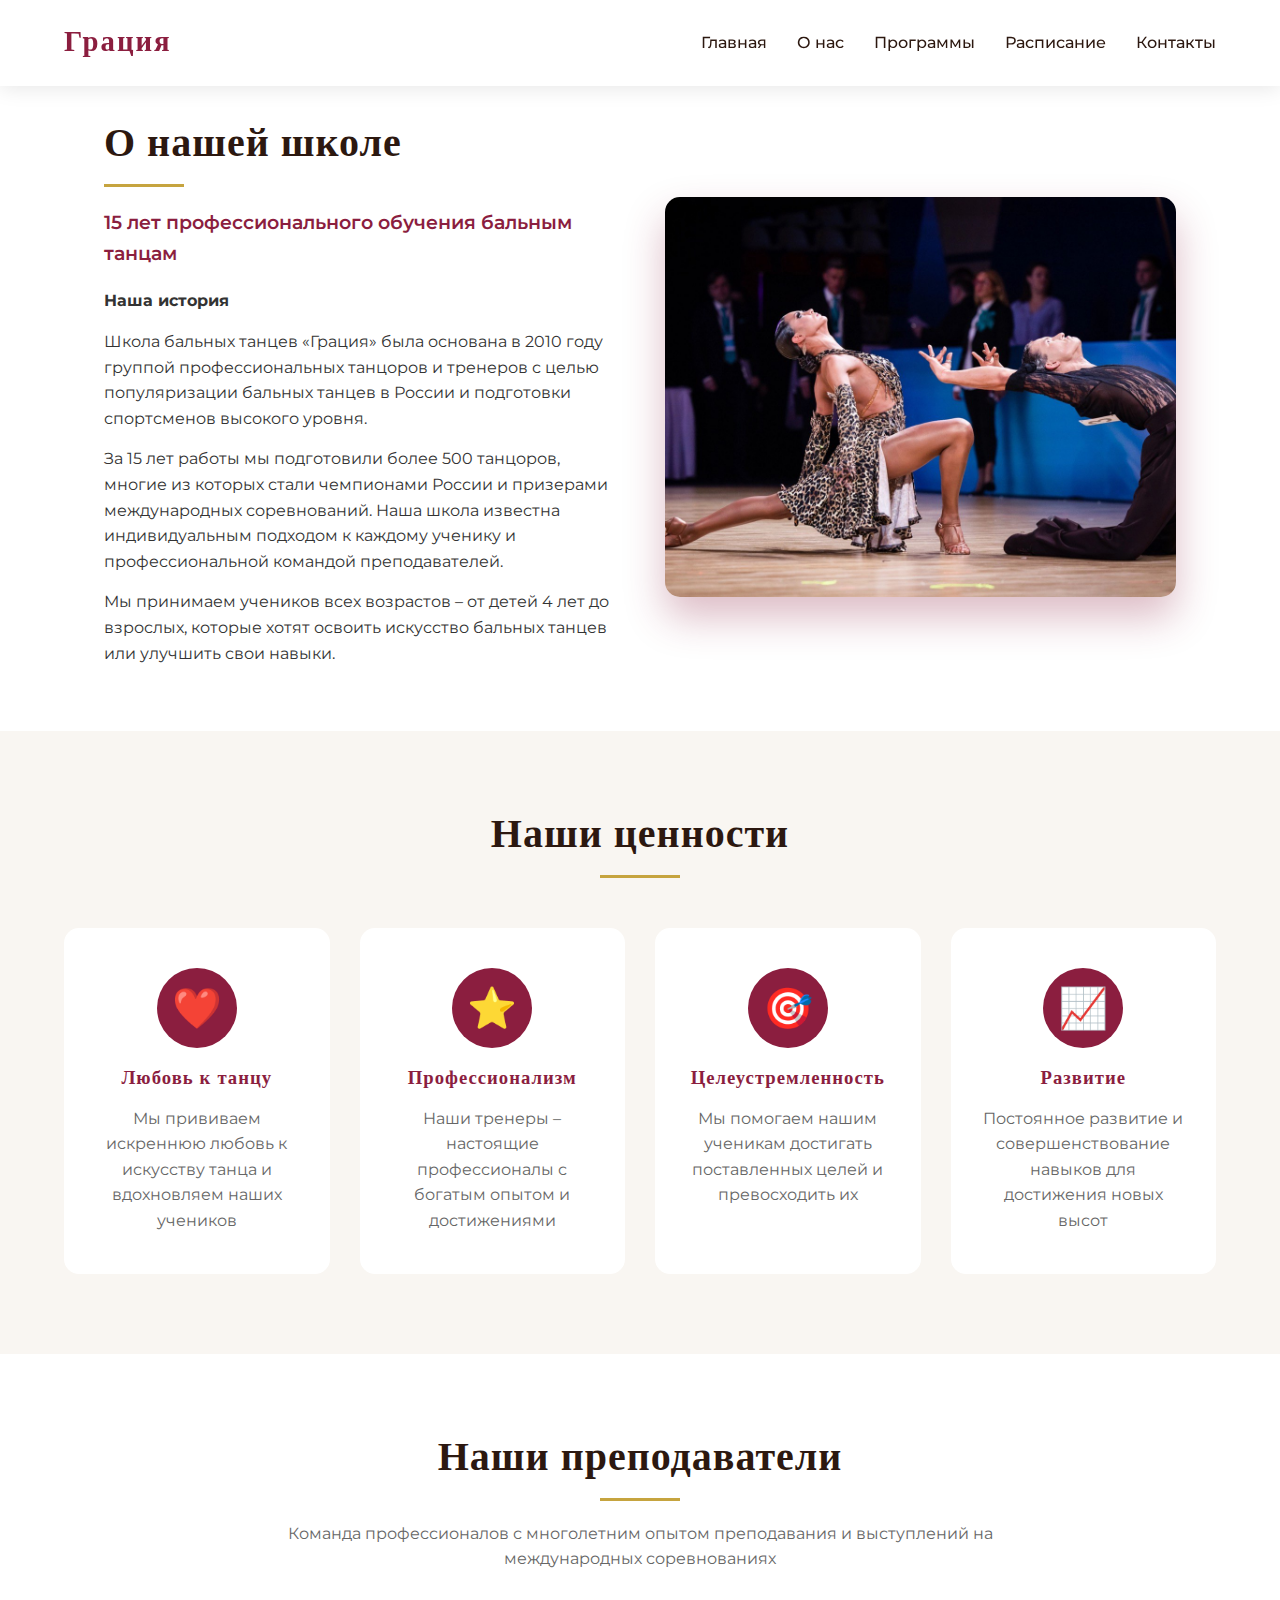
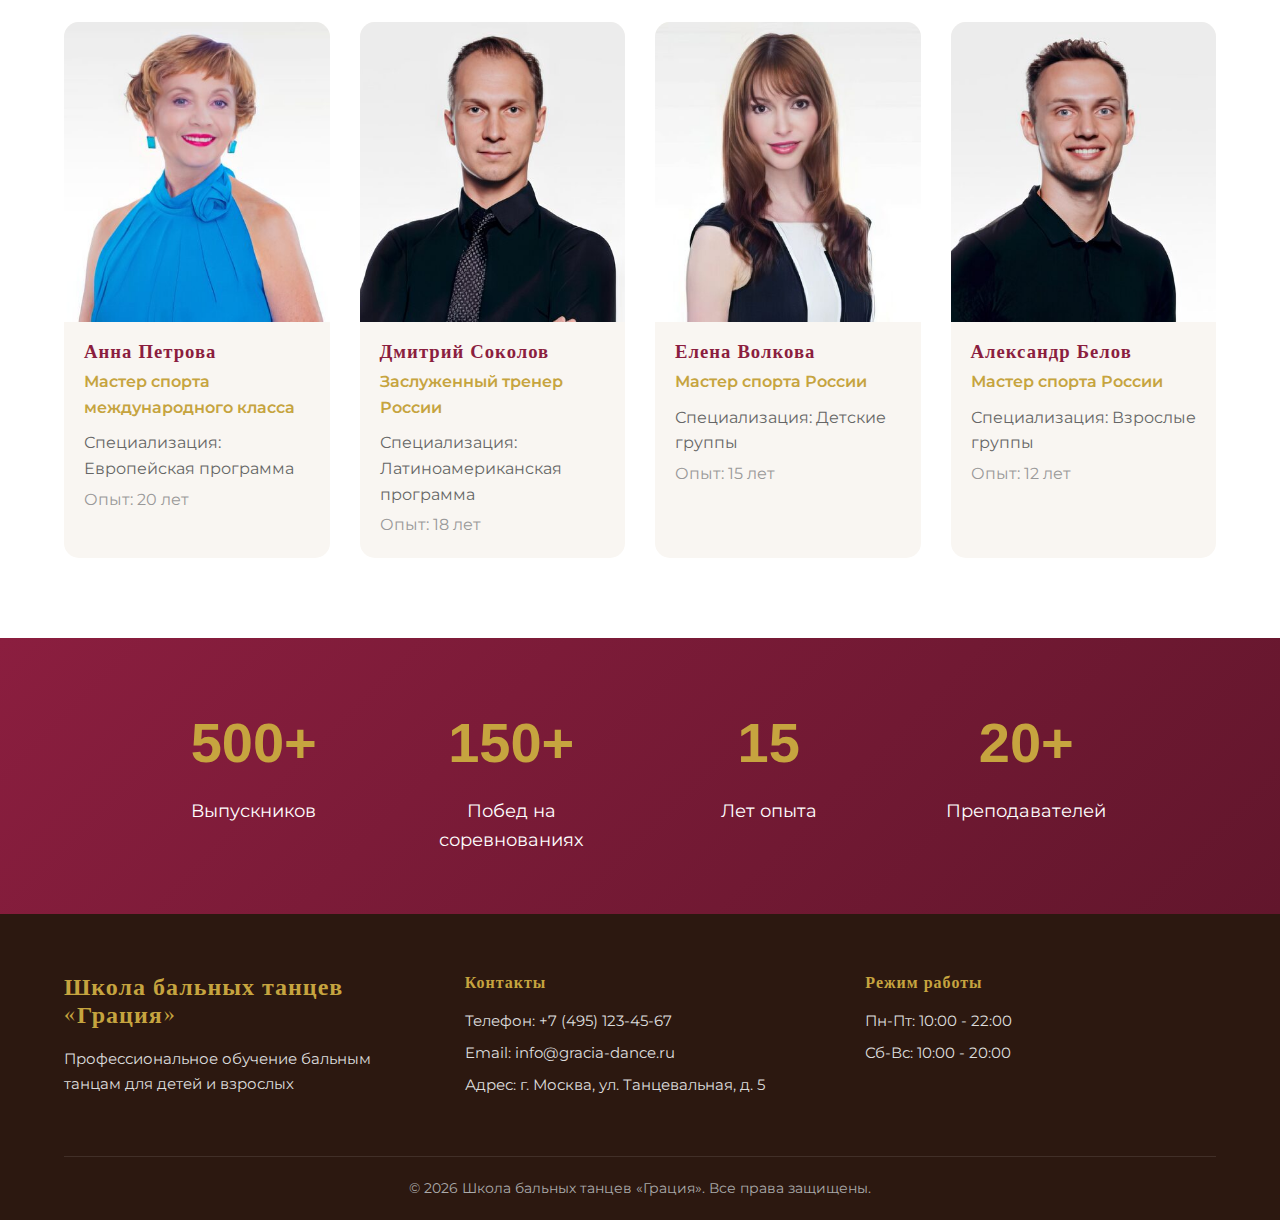
<file: about.html>
<!DOCTYPE html>
<html lang="ru">
<head>
    <meta charset="UTF-8">
    <meta name="viewport" content="width=device-width, initial-scale=1.0">
    <title>О школе | Грация</title>
    <link rel="stylesheet" href="css/style.css">
    <style>
        /* ДОПОЛНИТЕЛЬНЫЕ СТИЛИ ДЛЯ СТРАНИЦЫ О НАС */
        
        /* ИСТОРИЯ С КАРТИНКОЙ */
        .history-section {
            padding: 120px 5% 50px;
            max-width: 1200px;
            margin: 0 auto;
            width: 100%;
            box-sizing: border-box;
        }
        
        .history-grid {
            display: grid;
            grid-template-columns: repeat(auto-fit, minmax(300px, 1fr));
            gap: 50px;
            align-items: center;
            width: 100%;
        }
        
        .history-content h2 {
            font-size: 2.5rem;
            margin-bottom: 20px;
            color: #2C1810;
            text-align: left;
        }
        
        .history-content h2:after {
            margin: 1rem 0 0;
        }
        
        .history-subtitle {
            font-size: 1.2rem;
            color: #8B1E3F;
            font-weight: 600;
            margin-bottom: 20px;
        }
        
        .history-content p {
            margin-bottom: 15px;
        }
        
        .history-image {
            width: 100%;
            height: 400px;
            object-fit: cover;
            border-radius: 15px;
            box-shadow: 0 20px 40px rgba(139,30,63,0.3);
        }

        /* ЦЕННОСТИ */
        .values-section {
            padding: 80px 5%;
            background: #F9F6F2;
            width: 100%;
            box-sizing: border-box;
        }
        
        .values-title {
            font-size: 2.5rem;
            text-align: center;
            margin-bottom: 50px;
        }
        
        .values-grid {
            display: grid;
            grid-template-columns: repeat(4, 1fr);
            gap: 30px;
            max-width: 1200px;
            margin: 0 auto;
            width: 100%;
        }
        
        .value-item {
            text-align: center;
            padding: 40px 30px;
            background: white;
            border-radius: 15px;
            width: 100%;
            box-sizing: border-box;
        }
        
        .value-icon {
            width: 80px;
            height: 80px;
            background: #8B1E3F;
            border-radius: 50%;
            margin: 0 auto 20px;
            display: flex;
            align-items: center;
            justify-content: center;
            color: white;
            font-size: 2.5rem;
        }
        
        .value-item h3 {
            color: #8B1E3F;
            margin-bottom: 15px;
        }
        
        .value-item p {
            color: #666;
        }

        /* ПРЕПОДАВАТЕЛИ */
        .teachers-section {
            padding: 80px 5%;
            background: white;
            width: 100%;
            box-sizing: border-box;
        }
        
        .teachers-title {
            font-size: 2.5rem;
            text-align: center;
            margin-bottom: 20px;
        }
        
        .teachers-subtitle {
            text-align: center;
            max-width: 800px;
            margin: 0 auto 50px;
            color: #666;
        }
        
        .teachers-grid {
            display: grid;
            grid-template-columns: repeat(4, 1fr);
            gap: 30px;
            max-width: 1200px;
            margin: 0 auto;
            width: 100%;
        }
        
        .teacher-card {
            background: #F9F6F2;
            border-radius: 15px;
            overflow: hidden;
            width: 100%;
            box-sizing: border-box;
        }
        
        .teacher-photo {
            width: 100%;
            height: 300px;
            object-fit: cover;
            display: block;
        }
        
        .teacher-info {
            padding: 20px;
        }
        
        .teacher-info h3 {
            color: #8B1E3F;
            margin-bottom: 5px;
        }
        
        .teacher-title {
            color: #C6A43F;
            font-weight: 600;
            margin-bottom: 10px;
        }
        
        .teacher-specialty {
            color: #666;
            margin-bottom: 5px;
        }
        
        .teacher-experience {
            color: #999;
        }

        /* СТАТИСТИКА */
        .stats-section {
            padding: 60px 5%;
            background: linear-gradient(135deg, #8B1E3F 0%, #62162c 100%);
            color: white;
            width: 100%;
            box-sizing: border-box;
        }
        
        .stats-grid {
            display: grid;
            grid-template-columns: repeat(4, 1fr);
            gap: 30px;
            max-width: 1000px;
            margin: 0 auto;
            text-align: center;
            width: 100%;
        }
        
        .stat-number {
            font-size: 3.5rem;
            font-weight: 700;
            font-family: 'Oswald', sans-serif;
            color: #C6A43F;
            margin-bottom: 10px;
        }
        
        .stat-label {
            font-size: 1.1rem;
        }

        /* АДАПТАЦИЯ ДЛЯ ПЛАНШЕТОВ */
        @media (max-width: 1100px) {
            .teachers-grid {
                grid-template-columns: repeat(4, 1fr);
                gap: 20px;
            }
            
            .teacher-photo {
                height: 250px;
            }
            
            .teacher-info {
                padding: 15px;
            }
            
            .teacher-info h3 {
                font-size: 1.2rem;
            }
            
            .teacher-title {
                font-size: 0.9rem;
            }
        }

        @media (max-width: 900px) {
            .teachers-grid {
                grid-template-columns: repeat(2, 1fr);
                gap: 25px;
                max-width: 600px;
            }
            
            .teacher-photo {
                height: 280px;
            }
        }

        /* МОБИЛЬНАЯ АДАПТАЦИЯ */
        @media (max-width: 768px) {
            .history-section {
                padding: 100px 5% 40px;
            }
            
            .history-grid {
                grid-template-columns: 1fr;
                gap: 30px;
            }
            
            .history-content h2 {
                font-size: 2rem;
                text-align: center;
            }
            
            .history-content h2:after {
                margin: 1rem auto 0;
            }
            
            .history-subtitle {
                text-align: center;
            }
            
            .history-image {
                height: 250px;
            }
            
            .values-grid {
                grid-template-columns: repeat(2, 1fr);
                gap: 20px;
            }
            
            .value-item {
                padding: 30px 20px;
            }
            
            .value-icon {
                width: 60px;
                height: 60px;
                font-size: 2rem;
            }
            
            .teachers-grid {
                grid-template-columns: 1fr;
                gap: 25px;
                max-width: 400px;
            }
            
            .teacher-card {
                max-width: 100%;
            }
            
            .teacher-photo {
                height: 300px;
            }
            
            .stats-grid {
                grid-template-columns: repeat(2, 1fr);
                gap: 25px;
            }
            
            .stat-number {
                font-size: 2.5rem;
            }
            
            .stat-label {
                font-size: 1rem;
            }
        }

        @media (max-width: 480px) {
            .values-grid {
                grid-template-columns: 1fr;
            }
            
            .stats-grid {
                grid-template-columns: 1fr;
                gap: 20px;
            }
            
            .history-content h2 {
                font-size: 1.8rem;
            }
            
            .history-subtitle {
                font-size: 1rem;
            }
            
            .teachers-title {
                font-size: 2rem;
            }
            
            .teacher-photo {
                height: 250px;
            }
        }
    </style>
</head>
<body>
    <header>
        <a href="index.html" style="text-decoration: none;"><div class="logo">Грация</div></a>
        <button class="burger-menu" aria-label="Открыть меню">
            <span></span>
            <span></span>
            <span></span>
        </button>
        <nav>
            <ul>
                <li><a href="index.html">Главная</a></li>
                <li><a href="about.html">О нас</a></li>
                <li><a href="programs.html">Программы</a></li>
                <li><a href="schedule.html">Расписание</a></li>
                <li><a href="contacts.html">Контакты</a></li>
            </ul>
        </nav>
        <div class="nav-overlay"></div>
    </header>

    <!-- ИСТОРИЯ С КАРТИНКОЙ -->
    <div class="history-section">
        <div class="history-grid">
            <div class="history-content">
                <h2>О нашей школе</h2>
                <div class="history-subtitle">15 лет профессионального обучения бальным танцам</div>
                <p><strong>Наша история</strong></p>
                <p>Школа бальных танцев «Грация» была основана в 2010 году группой профессиональных танцоров и тренеров с целью популяризации бальных танцев в России и подготовки спортсменов высокого уровня.</p>
                <p>За 15 лет работы мы подготовили более 500 танцоров, многие из которых стали чемпионами России и призерами международных соревнований. Наша школа известна индивидуальным подходом к каждому ученику и профессиональной командой преподавателей.</p>
                <p>Мы принимаем учеников всех возрастов – от детей 4 лет до взрослых, которые хотят освоить искусство бальных танцев или улучшить свои навыки.</p>
            </div>
            <div>
                <img src="images/history-school.jpg" class="history-image" alt="История школы">
            </div>
        </div>
    </div>

    <!-- ЦЕННОСТИ -->
    <div class="values-section">
        <h2 class="values-title">Наши ценности</h2>
        <div class="values-grid">
            <div class="value-item">
                <div class="value-icon">❤️</div>
                <h3>Любовь к танцу</h3>
                <p>Мы прививаем искреннюю любовь к искусству танца и вдохновляем наших учеников</p>
            </div>
            <div class="value-item">
                <div class="value-icon">⭐</div>
                <h3>Профессионализм</h3>
                <p>Наши тренеры – настоящие профессионалы с богатым опытом и достижениями</p>
            </div>
            <div class="value-item">
                <div class="value-icon">🎯</div>
                <h3>Целеустремленность</h3>
                <p>Мы помогаем нашим ученикам достигать поставленных целей и превосходить их</p>
            </div>
            <div class="value-item">
                <div class="value-icon">📈</div>
                <h3>Развитие</h3>
                <p>Постоянное развитие и совершенствование навыков для достижения новых высот</p>
            </div>
        </div>
    </div>

    <!-- ПРЕПОДАВАТЕЛИ -->
    <div class="teachers-section">
        <h2 class="teachers-title">Наши преподаватели</h2>
        <p class="teachers-subtitle">Команда профессионалов с многолетним опытом преподавания и выступлений на международных соревнованиях</p>
        
        <div class="teachers-grid">
            <!-- Анна -->
            <div class="teacher-card">
                <img src="images/teacher-anna.jpg" class="teacher-photo" alt="Анна Петрова">
                <div class="teacher-info">
                    <h3>Анна Петрова</h3>
                    <div class="teacher-title">Мастер спорта международного класса</div>
                    <div class="teacher-specialty">Специализация: Европейская программа</div>
                    <div class="teacher-experience">Опыт: 20 лет</div>
                </div>
            </div>
            <!-- Дмитрий -->
            <div class="teacher-card">
                <img src="images/teacher-dmitry.jpg" class="teacher-photo" alt="Дмитрий Соколов">
                <div class="teacher-info">
                    <h3>Дмитрий Соколов</h3>
                    <div class="teacher-title">Заслуженный тренер России</div>
                    <div class="teacher-specialty">Специализация: Латиноамериканская программа</div>
                    <div class="teacher-experience">Опыт: 18 лет</div>
                </div>
            </div>
            <!-- Елена -->
            <div class="teacher-card">
                <img src="images/teacher-elena.jpg" class="teacher-photo" alt="Елена Волкова">
                <div class="teacher-info">
                    <h3>Елена Волкова</h3>
                    <div class="teacher-title">Мастер спорта России</div>
                    <div class="teacher-specialty">Специализация: Детские группы</div>
                    <div class="teacher-experience">Опыт: 15 лет</div>
                </div>
            </div>
            <!-- Александр -->
            <div class="teacher-card">
                <img src="images/teacher-alexander.jpg" class="teacher-photo" alt="Александр Белов">
                <div class="teacher-info">
                    <h3>Александр Белов</h3>
                    <div class="teacher-title">Мастер спорта России</div>
                    <div class="teacher-specialty">Специализация: Взрослые группы</div>
                    <div class="teacher-experience">Опыт: 12 лет</div>
                </div>
            </div>
        </div>
    </div>

    <!-- СТАТИСТИКА -->
    <div class="stats-section">
        <div class="stats-grid">
            <div>
                <div class="stat-number">500+</div>
                <div class="stat-label">Выпускников</div>
            </div>
            <div>
                <div class="stat-number">150+</div>
                <div class="stat-label">Побед на соревнованиях</div>
            </div>
            <div>
                <div class="stat-number">15</div>
                <div class="stat-label">Лет опыта</div>
            </div>
            <div>
                <div class="stat-number">20+</div>
                <div class="stat-label">Преподавателей</div>
            </div>
        </div>
    </div>

    <!-- ПОДВАЛ -->
    <footer>
        <div class="footer-content">
            <div class="footer-info">
                <h3>Школа бальных танцев «Грация»</h3>
                <p>Профессиональное обучение бальным танцам для детей и взрослых</p>
            </div>
            <div class="footer-contacts">
                <h4>Контакты</h4>
                <p>Телефон: +7 (495) 123-45-67</p>
                <p>Email: info@gracia-dance.ru</p>
                <p>Адрес: г. Москва, ул. Танцевальная, д. 5</p>
            </div>
            <div class="footer-schedule">
                <h4>Режим работы</h4>
                <p>Пн-Пт: 10:00 - 22:00</p>
                <p>Сб-Вс: 10:00 - 20:00</p>
            </div>
        </div>
        <div class="footer-bottom">
            <p>© 2026 Школа бальных танцев «Грация». Все права защищены.</p>
        </div>
    </footer>
    
    <script>
    const burger = document.querySelector('.burger-menu');
    const nav = document.querySelector('nav');
    const overlay = document.querySelector('.nav-overlay');

    if (burger && nav && overlay) {
        burger.addEventListener('click', function() {
            burger.classList.toggle('active');
            nav.classList.toggle('open');
            overlay.classList.toggle('active');
            document.body.style.overflow = nav.classList.contains('open') ? 'hidden' : '';
        });

        overlay.addEventListener('click', function() {
            burger.classList.remove('active');
            nav.classList.remove('open');
            overlay.classList.remove('active');
            document.body.style.overflow = '';
        });

        document.querySelectorAll('nav a').forEach(link => {
            link.addEventListener('click', function() {
                if (nav.classList.contains('open')) {
                    burger.classList.remove('active');
                    nav.classList.remove('open');
                    overlay.classList.remove('active');
                    document.body.style.overflow = '';
                }
            });
        });
    }
</script>
</body>
</html>
</file>
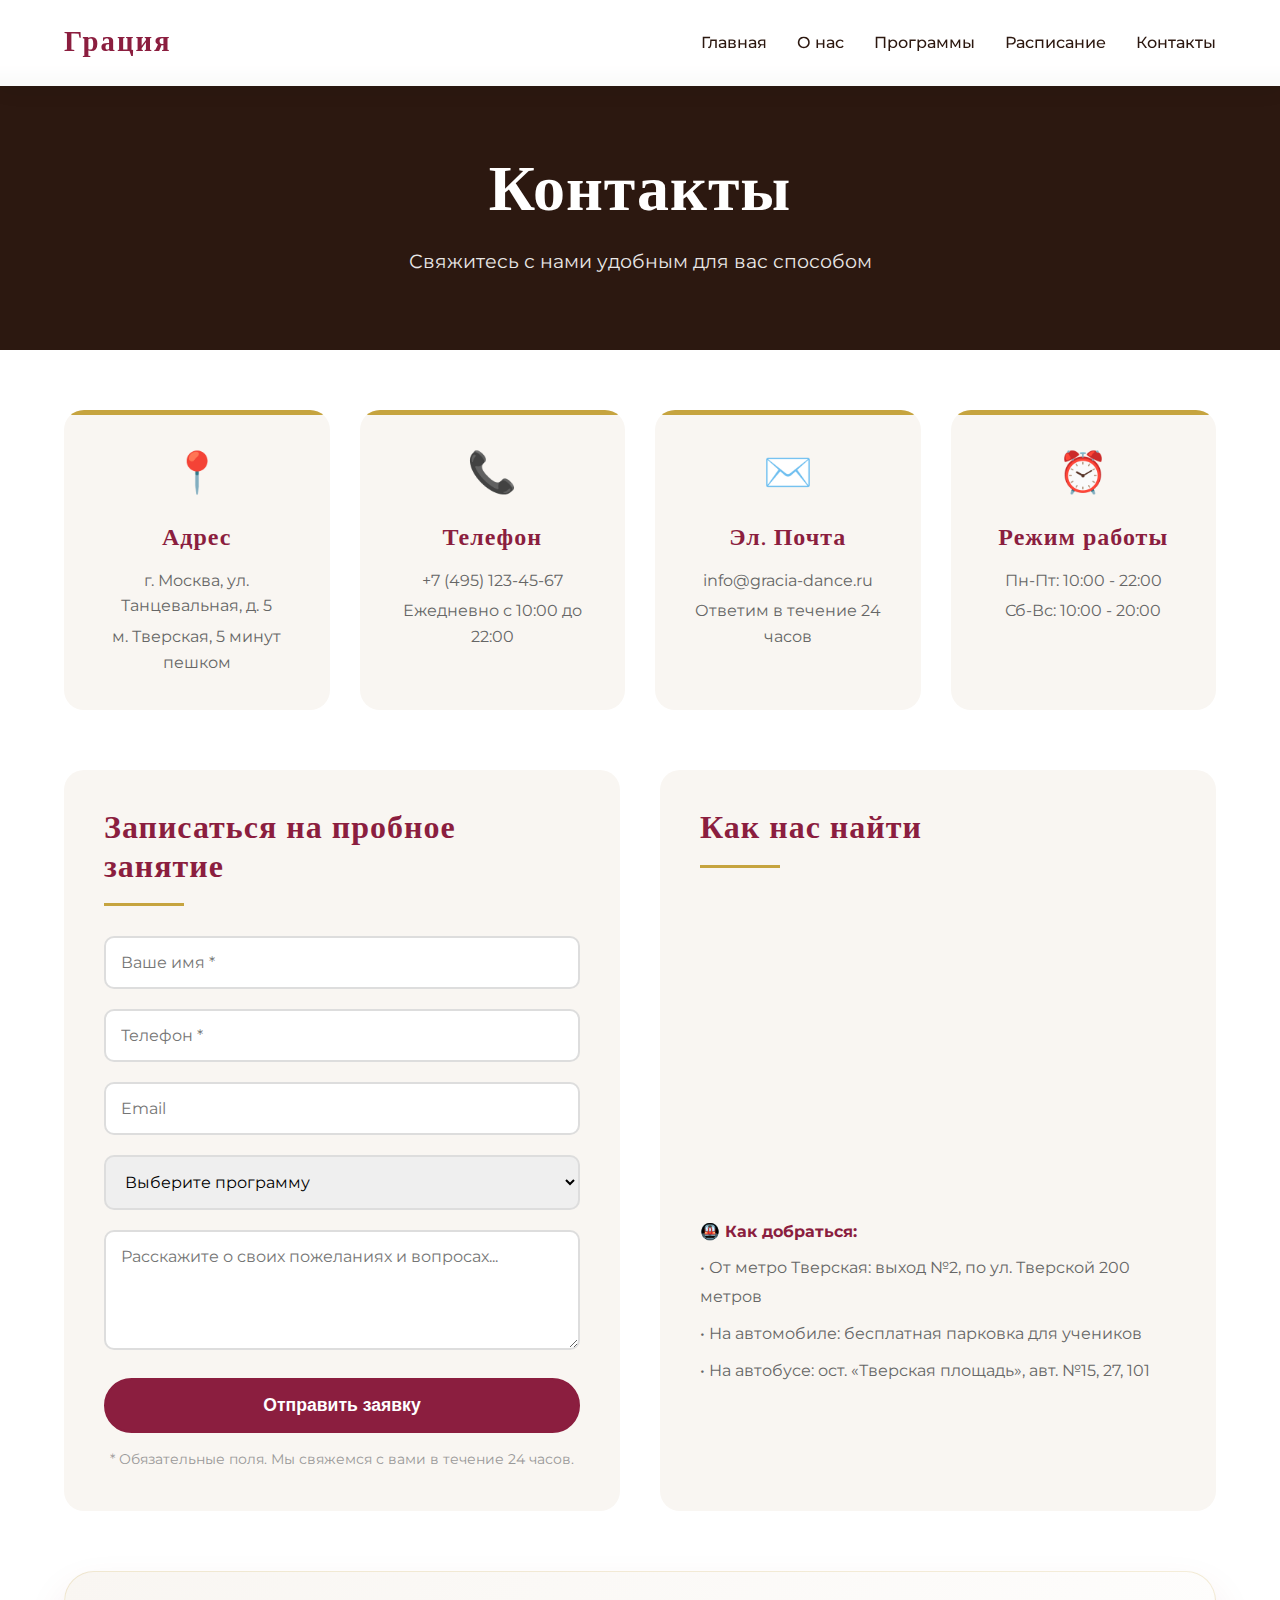
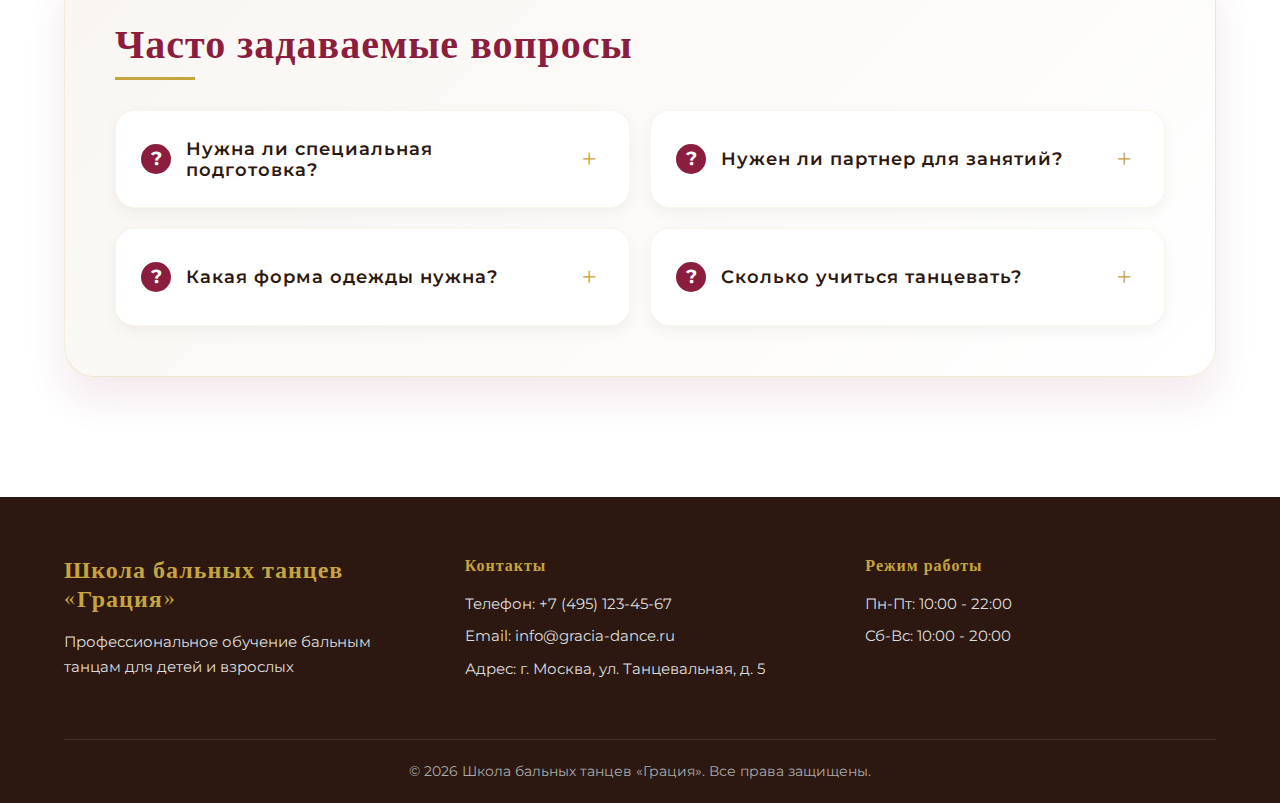
<file: contacts.html>
<!DOCTYPE html>
<html lang="ru">
<head>
    <meta charset="UTF-8">
    <meta name="viewport" content="width=device-width, initial-scale=1.0, maximum-scale=1.0, user-scalable=yes">
    <title>Контакты | Грация</title>
    <!-- Подключаем ОБЩИЙ файл стилей -->
    <link rel="stylesheet" href="css/style.css">
    <style>
        /* ГЕРОЙ */
        .contacts-hero {
            height: 30vh;
            min-height: 200px;
            background: #2C1810;
            display: flex;
            flex-direction: column;
            justify-content: center;
            align-items: center;
            text-align: center;
            color: white;
            padding: 0 20px;
            margin-top: 80px;
            width: 100%;
            box-sizing: border-box;
        }
        
        .contacts-hero h1 {
            font-size: 4rem;
            margin-bottom: 1rem;
            font-family: 'Cinzel', serif;
            max-width: 100%;
            word-wrap: break-word;
        }
        
        .contacts-hero p {
            font-size: 1.2rem;
            max-width: 700px;
            opacity: 0.9;
            width: 100%;
            box-sizing: border-box;
        }

        /* ОСНОВНОЙ КОНТЕНТ */
        .contacts-content {
            padding: 60px 5%;
            max-width: 1400px;
            margin: 0 auto;
            width: 100%;
            box-sizing: border-box;
            overflow-x: hidden;
        }

        /* КОНТАКТНАЯ ИНФОРМАЦИЯ */
        .contacts-grid {
            display: grid;
            grid-template-columns: repeat(4, 1fr);
            gap: 30px;
            margin-bottom: 60px;
            width: 100%;
        }

        .contact-card {
            background: #F9F6F2;
            border-radius: 20px;
            padding: 30px;
            text-align: center;
            position: relative;
            overflow: hidden;
            transition: transform 0.3s ease;
            width: 100%;
            box-sizing: border-box;
            word-wrap: break-word;
        }

        .contact-card::before {
            content: '';
            position: absolute;
            top: 0;
            left: 0;
            width: 100%;
            height: 5px;
            background: #C6A43F;
        }

        .contact-card:hover {
            transform: translateY(-10px);
            box-shadow: 0 10px 30px rgba(139, 30, 63, 0.15);
        }

        .contact-icon {
            font-size: 2.5rem;
            margin-bottom: 20px;
        }

        .contact-card h3 {
            color: #8B1E3F;
            font-size: 1.5rem;
            margin-bottom: 15px;
            word-wrap: break-word;
        }

        .contact-card p {
            color: #666;
            margin-bottom: 5px;
            font-size: 1rem;
            word-wrap: break-word;
        }

        /* ФОРМА И КАРТА */
        .form-map-grid {
            display: grid;
            grid-template-columns: 1fr 1fr;
            gap: 40px;
            margin-bottom: 60px;
            width: 100%;
        }

        .form-block {
            background: #F9F6F2;
            border-radius: 20px;
            padding: 40px;
            width: 100%;
            box-sizing: border-box;
            overflow: hidden;
        }

        .form-block h2 {
            font-size: 2rem;
            color: #8B1E3F;
            margin-bottom: 30px;
            text-align: left;
            word-wrap: break-word;
        }

        .form-block h2:after {
            margin: 1rem 0 0;
        }

        .form-group {
            margin-bottom: 20px;
            width: 100%;
        }

        .form-group input,
        .form-group select,
        .form-group textarea {
            width: 100%;
            padding: 15px;
            border: 2px solid #ddd;
            border-radius: 10px;
            font-size: 1rem;
            font-family: 'Montserrat', sans-serif;
            transition: border-color 0.3s ease;
            box-sizing: border-box;
        }

        .form-group input:focus,
        .form-group select:focus,
        .form-group textarea:focus {
            outline: none;
            border-color: #8B1E3F;
        }

        .form-group textarea {
            height: 120px;
            resize: vertical;
        }

        .form-btn {
            width: 100%;
            padding: 15px;
            background: #8B1E3F;
            color: white;
            border: none;
            border-radius: 50px;
            font-size: 1.1rem;
            font-weight: 600;
            cursor: pointer;
            transition: all 0.3s ease;
            border: 2px solid #8B1E3F;
            box-sizing: border-box;
        }

        .form-btn:hover {
            background: transparent;
            color: #8B1E3F;
        }

        .form-note {
            margin-top: 15px;
            color: #999;
            font-size: 0.9rem;
            text-align: center;
            word-wrap: break-word;
        }

        .map-block {
            background: #F9F6F2;
            border-radius: 20px;
            padding: 40px;
            width: 100%;
            box-sizing: border-box;
            overflow: hidden;
        }

        .map-block h2 {
            font-size: 2rem;
            color: #8B1E3F;
            margin-bottom: 30px;
            text-align: left;
            word-wrap: break-word;
        }

        .map-block h2:after {
            margin: 1rem 0 0;
        }

        .map-container {
            position: relative;
            overflow: hidden;
            border-radius: 15px;
            height: 300px;
            width: 100%;
        }

        .map-container iframe {
            position: absolute;
            top: 0;
            left: 0;
            width: 100%;
            height: 100%;
            border: 0;
        }

        .map-address {
            color: #666;
            line-height: 1.8;
            margin-top: 20px;
            word-wrap: break-word;
        }

        .map-address strong {
            color: #8B1E3F;
        }

        .map-address p {
            word-wrap: break-word;
            margin-bottom: 8px;
        }

        /* FAQ ПРЕМИУМ */
        .faq-section {
            background: linear-gradient(135deg, #F9F6F2 0%, #fff 100%);
            border-radius: 30px;
            padding: 50px;
            margin-bottom: 60px;
            box-shadow: 0 20px 40px rgba(139, 30, 63, 0.1);
            border: 1px solid rgba(198, 164, 63, 0.2);
            width: 100%;
            box-sizing: border-box;
            overflow: hidden;
        }

        .faq-section h2 {
            font-size: 2.5rem;
            color: #8B1E3F;
            margin-bottom: 40px;
            position: relative;
            display: inline-block;
            word-wrap: break-word;
            max-width: 100%;
        }

        .faq-section h2:after {
            content: '';
            position: absolute;
            bottom: -10px;
            left: 0;
            width: 80px;
            height: 3px;
            background: #C6A43F;
        }

        .faq-grid {
            display: grid;
            grid-template-columns: repeat(2, 1fr);
            gap: 20px;
            width: 100%;
        }

        .faq-item {
            background: white;
            border-radius: 20px;
            overflow: hidden;
            box-shadow: 0 5px 15px rgba(0,0,0,0.05);
            transition: all 0.3s ease;
            border: 1px solid rgba(198, 164, 63, 0.1);
            width: 100%;
            box-sizing: border-box;
        }

        .faq-item:hover {
            box-shadow: 0 15px 30px rgba(139, 30, 63, 0.15);
            transform: translateY(-5px);
            border-color: #C6A43F;
        }

        .faq-question {
            padding: 25px;
            display: flex;
            align-items: center;
            gap: 15px;
            cursor: pointer;
            position: relative;
            background: white;
            width: 100%;
            box-sizing: border-box;
        }

        .faq-icon {
            width: 30px;
            height: 30px;
            background: #8B1E3F;
            color: white;
            border-radius: 50%;
            display: flex;
            align-items: center;
            justify-content: center;
            font-size: 1.2rem;
            font-weight: 700;
            flex-shrink: 0;
            transition: all 0.3s ease;
        }

        .faq-item:hover .faq-icon {
            background: #C6A43F;
            transform: rotate(360deg);
        }

        .faq-question h3 {
            flex: 1;
            font-size: 1.1rem;
            color: #2C1810;
            margin: 0;
            font-family: 'Montserrat', sans-serif;
            font-weight: 600;
            word-wrap: break-word;
        }

        .faq-toggle {
            font-size: 1.8rem;
            color: #C6A43F;
            font-weight: 300;
            transition: transform 0.3s ease;
            flex-shrink: 0;
            width: 30px;
            text-align: center;
        }

        .faq-item.active .faq-toggle {
            transform: rotate(45deg);
            color: #8B1E3F;
        }

        .faq-answer {
            padding: 0 25px;
            max-height: 0;
            overflow: hidden;
            transition: all 0.3s ease;
            background: #F9F6F2;
            color: #666;
            line-height: 1.7;
            width: 100%;
            box-sizing: border-box;
        }

        .faq-item.active .faq-answer {
            padding: 0 25px 25px;
            max-height: 300px;
        }

        .faq-answer p {
            margin: 0;
            font-size: 0.95rem;
            word-wrap: break-word;
        }

        /* МОБИЛЬНАЯ АДАПТАЦИЯ */
        @media (max-width: 1024px) {
            .contacts-grid {
                grid-template-columns: repeat(2, 1fr);
            }
        }

        @media (max-width: 768px) {
            .contacts-hero h1 {
                font-size: 2.5rem;
            }
            
            .contacts-hero p {
                font-size: 1rem;
                padding: 0 10px;
            }
            
            .contacts-content {
                padding: 40px 4%;
            }
            
            .contacts-grid {
                grid-template-columns: 1fr;
                gap: 20px;
                margin-bottom: 40px;
            }
            
            .contact-card {
                padding: 25px 15px;
            }
            
            .contact-card h3 {
                font-size: 1.3rem;
            }
            
            .contact-card p {
                font-size: 0.95rem;
            }
            
            .form-map-grid {
                grid-template-columns: 1fr;
                gap: 30px;
                margin-bottom: 40px;
            }
            
            .form-block {
                padding: 25px 15px;
            }
            
            .form-block h2 {
                font-size: 1.5rem;
                margin-bottom: 20px;
                text-align: center;
            }
            
            .form-block h2:after {
                margin: 0.8rem auto 0;
            }
            
            .form-group input,
            .form-group select,
            .form-group textarea {
                padding: 12px;
                font-size: 0.95rem;
            }
            
            .map-block {
                padding: 25px 15px;
            }
            
            .map-block h2 {
                font-size: 1.5rem;
                margin-bottom: 20px;
                text-align: center;
            }
            
            .map-block h2:after {
                margin: 0.8rem auto 0;
            }
            
            .map-container {
                height: 250px;
            }
            
            .faq-section {
                padding: 30px 15px;
                margin-bottom: 40px;
            }
            
            .faq-section h2 {
                font-size: 1.8rem;
                margin-bottom: 30px;
                display: block;
                text-align: center;
            }
            
            .faq-section h2:after {
                left: 50%;
                transform: translateX(-50%);
                width: 60px;
            }
            
            .faq-grid {
                grid-template-columns: 1fr;
                gap: 15px;
            }
            
            .faq-question {
                padding: 18px 15px;
                gap: 12px;
            }
            
            .faq-question h3 {
                font-size: 0.95rem;
                line-height: 1.4;
            }
            
            .faq-icon {
                width: 24px;
                height: 24px;
                font-size: 1rem;
            }
            
            .faq-toggle {
                font-size: 1.3rem;
                width: 24px;
            }
            
            .faq-answer p {
                font-size: 0.9rem;
            }
            
            .map-address {
                font-size: 0.9rem;
            }
            
            .map-address p {
                margin-bottom: 6px;
            }
        }

        @media (max-width: 480px) {
            .contacts-hero h1 {
                font-size: 1.8rem;
            }
            
            .contacts-hero {
                min-height: 150px;
            }
            
            .contact-icon {
                font-size: 2rem;
                margin-bottom: 15px;
            }
            
            .contact-card h3 {
                font-size: 1.2rem;
                margin-bottom: 10px;
            }
            
            .contact-card p {
                font-size: 0.85rem;
            }
            
            .form-block h2 {
                font-size: 1.3rem;
            }
            
            .map-block h2 {
                font-size: 1.3rem;
            }
            
            .form-btn {
                padding: 12px;
                font-size: 0.95rem;
            }
            
            .form-note {
                font-size: 0.8rem;
            }
            
            .faq-section h2 {
                font-size: 1.5rem;
            }
            
            .faq-question {
                padding: 15px 12px;
            }
            
            .faq-question h3 {
                font-size: 0.9rem;
            }
            
            .faq-icon {
                width: 22px;
                height: 22px;
                font-size: 0.9rem;
            }
            
            .faq-answer p {
                font-size: 0.85rem;
            }
            
            .map-container {
                height: 200px;
            }
        }
    </style>
</head>
<body>
<header>
    <a href="index.html" style="text-decoration: none;"><div class="logo">Грация</div></a>
    <button class="burger-menu" aria-label="Открыть меню">
        <span></span>
        <span></span>
        <span></span>
    </button>
    <nav>
        <ul>
            <li><a href="index.html">Главная</a></li>
            <li><a href="about.html">О нас</a></li>
            <li><a href="programs.html">Программы</a></li>
            <li><a href="schedule.html">Расписание</a></li>
            <li><a href="contacts.html">Контакты</a></li>
        </ul>
    </nav>
    <div class="nav-overlay"></div>
</header>

    <section class="contacts-hero">
        <h1>Контакты</h1>
        <p>Свяжитесь с нами удобным для вас способом</p>
    </section>

    <div class="contacts-content">
        <!-- КОНТАКТНАЯ ИНФОРМАЦИЯ -->
        <div class="contacts-grid">
            <div class="contact-card">
                <div class="contact-icon">📍</div>
                <h3>Адрес</h3>
                <p>г. Москва, ул. Танцевальная, д. 5</p>
                <p>м. Тверская, 5 минут пешком</p>
            </div>
            <div class="contact-card">
                <div class="contact-icon">📞</div>
                <h3>Телефон</h3>
                <p>+7 (495) 123-45-67</p>
                <p>Ежедневно с 10:00 до 22:00</p>
            </div>
            <div class="contact-card">
                <div class="contact-icon">✉️</div>
                <h3>Эл. Почта</h3>
                <p>info@gracia-dance.ru</p>
                <p>Ответим в течение 24 часов</p>
            </div>
            <div class="contact-card">
                <div class="contact-icon">⏰</div>
                <h3>Режим работы</h3>
                <p>Пн-Пт: 10:00 - 22:00</p>
                <p>Сб-Вс: 10:00 - 20:00</p>
            </div>
        </div>

        <!-- ФОРМА И КАРТА -->
        <div class="form-map-grid">
            <!-- ФОРМА ОБРАТНОЙ СВЯЗИ -->
            <div class="form-block">
                <h2>Записаться на пробное занятие</h2>
                <form action="php/send.php" method="post">
                    <div class="form-group">
                        <input type="text" name="name" placeholder="Ваше имя *" required>
                    </div>
                    <div class="form-group">
                        <input type="tel" name="phone" placeholder="Телефон *" required>
                    </div>
                    <div class="form-group">
                        <input type="email" name="email" placeholder="Email">
                    </div>
                    <div class="form-group">
                        <select name="program">
                            <option value="">Выберите программу</option>
                            <option value="Детская 4-7">Детская группа (4-7 лет)</option>
                            <option value="Младшая 8-12">Младшая группа (8-12 лет)</option>
                            <option value="Средняя 13-16">Средняя группа (13-16 лет)</option>
                            <option value="Взрослая">Взрослая группа</option>
                            <option value="Свадебный">Свадебный танец</option>
                            <option value="Индивидуальные">Индивидуальные занятия</option>
                        </select>
                    </div>
                    <div class="form-group">
                        <textarea name="message" placeholder="Расскажите о своих пожеланиях и вопросах..."></textarea>
                    </div>
                    <button type="submit" class="form-btn">Отправить заявку</button>
                    <div class="form-note">* Обязательные поля. Мы свяжемся с вами в течение 24 часов.</div>
                </form>
            </div>

            <!-- КАРТА -->
            <div class="map-block">
                <h2>Как нас найти</h2>
                <div class="map-container">
                    <iframe src="https://yandex.ru/map-widget/v1/?ll=37.614587%2C55.760205&z=17&pt=37.614587%2C55.760205&mode=search&text=Москва%2C+улица+Тверская" 
                            width="100%" 
                            height="100%" 
                            frameborder="0" 
                            allowfullscreen="true">
                    </iframe>
                </div>
                <div class="map-address">
                    <p><strong>🚇 Как добраться:</strong></p>
                    <p>• От метро Тверская: выход №2, по ул. Тверской 200 метров</p>
                    <p>• На автомобиле: бесплатная парковка для учеников</p>
                    <p>• На автобусе: ост. «Тверская площадь», авт. №15, 27, 101</p>
                </div>
            </div>
        </div>

        <!-- FAQ ПРЕМИУМ -->
        <div class="faq-section">
            <h2>Часто задаваемые вопросы</h2>
            <div class="faq-grid">
                <div class="faq-item">
                    <div class="faq-question">
                        <span class="faq-icon">?</span>
                        <h3>Нужна ли специальная подготовка?</h3>
                        <span class="faq-toggle">+</span>
                    </div>
                    <div class="faq-answer">
                        <p>Нет, мы принимаем учеников любого уровня. Преподаватели подберут программу индивидуально.</p>
                    </div>
                </div>

                <div class="faq-item">
                    <div class="faq-question">
                        <span class="faq-icon">?</span>
                        <h3>Нужен ли партнер для занятий?</h3>
                        <span class="faq-toggle">+</span>
                    </div>
                    <div class="faq-answer">
                        <p>Не обязательно. Мы поможем подобрать партнера, если у вас его нет.</p>
                    </div>
                </div>

                <div class="faq-item">
                    <div class="faq-question">
                        <span class="faq-icon">?</span>
                        <h3>Какая форма одежды нужна?</h3>
                        <span class="faq-toggle">+</span>
                    </div>
                    <div class="faq-answer">
                        <p>Для первого занятия подойдет удобная одежда и обувь на мягкой подошве.</p>
                    </div>
                </div>

                <div class="faq-item">
                    <div class="faq-question">
                        <span class="faq-icon">?</span>
                        <h3>Сколько учиться танцевать?</h3>
                        <span class="faq-toggle">+</span>
                    </div>
                    <div class="faq-answer">
                        <p>Базовые навыки можно освоить за 2-3 месяца регулярных тренировок.</p>
                    </div>
                </div>
            </div>
        </div>
    </div>

    <!-- ПОДВАЛ -->
    <footer>
        <div class="footer-content">
            <div class="footer-info">
                <h3>Школа бальных танцев «Грация»</h3>
                <p>Профессиональное обучение бальным танцам для детей и взрослых</p>
            </div>
            <div class="footer-contacts">
                <h4>Контакты</h4>
                <p>Телефон: +7 (495) 123-45-67</p>
                <p>Email: info@gracia-dance.ru</p>
                <p>Адрес: г. Москва, ул. Танцевальная, д. 5</p>
            </div>
            <div class="footer-schedule">
                <h4>Режим работы</h4>
                <p>Пн-Пт: 10:00 - 22:00</p>
                <p>Сб-Вс: 10:00 - 20:00</p>
            </div>
        </div>
        <div class="footer-bottom">
            <p>© 2026 Школа бальных танцев «Грация». Все права защищены.</p>
        </div>
    </footer>

    <script>
        // FAQ аккордеон
        document.querySelectorAll('.faq-question').forEach(question => {
            question.addEventListener('click', () => {
                const item = question.parentElement;
                item.classList.toggle('active');
            });
        });
    </script>
    <script>
    // Мобильное меню
    const burger = document.querySelector('.burger-menu');
    const nav = document.querySelector('nav');
    const overlay = document.querySelector('.nav-overlay');

    if (burger && nav && overlay) {
        burger.addEventListener('click', function() {
            burger.classList.toggle('active');
            nav.classList.toggle('open');
            overlay.classList.toggle('active');
            document.body.style.overflow = nav.classList.contains('open') ? 'hidden' : '';
        });

        overlay.addEventListener('click', function() {
            burger.classList.remove('active');
            nav.classList.remove('open');
            overlay.classList.remove('active');
            document.body.style.overflow = '';
        });

        document.querySelectorAll('nav a').forEach(link => {
            link.addEventListener('click', function() {
                if (nav.classList.contains('open')) {
                    burger.classList.remove('active');
                    nav.classList.remove('open');
                    overlay.classList.remove('active');
                    document.body.style.overflow = '';
                }
            });
        });
    }
</script>
</body>
</html>
</file>
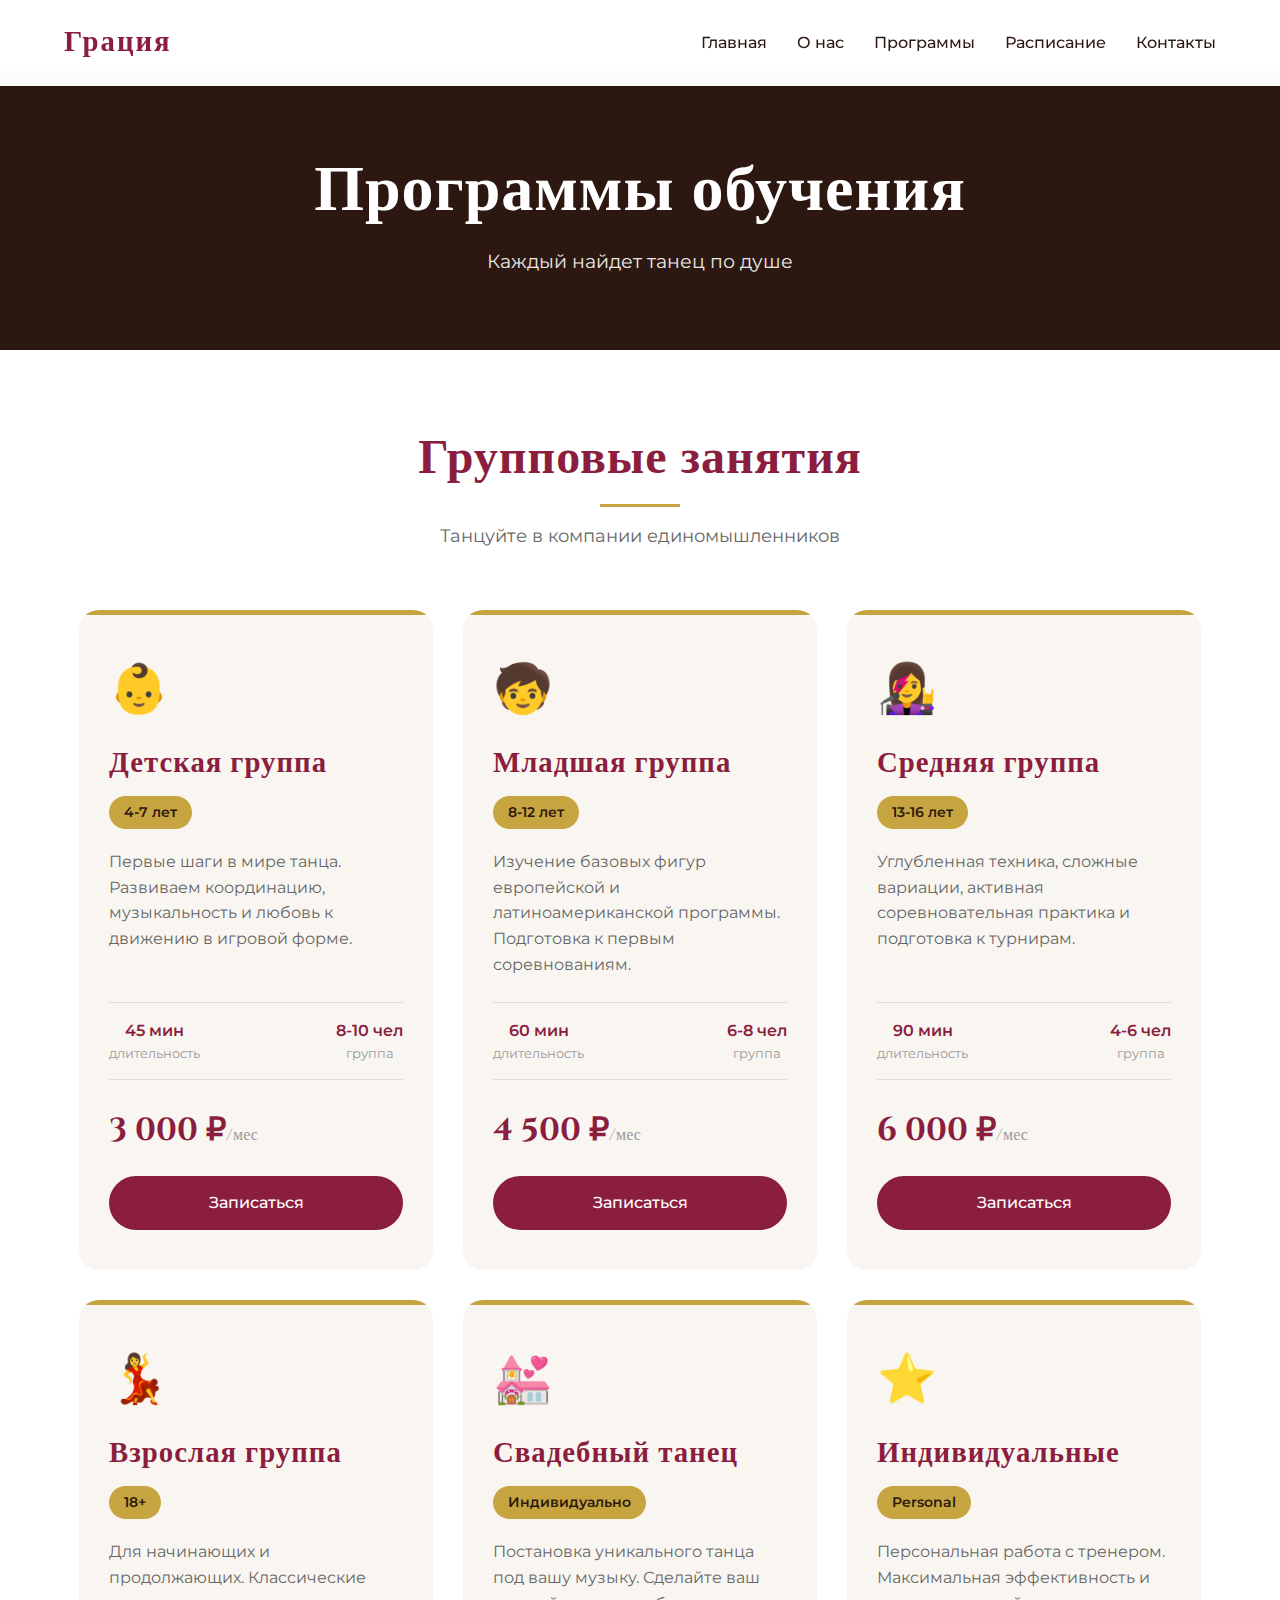
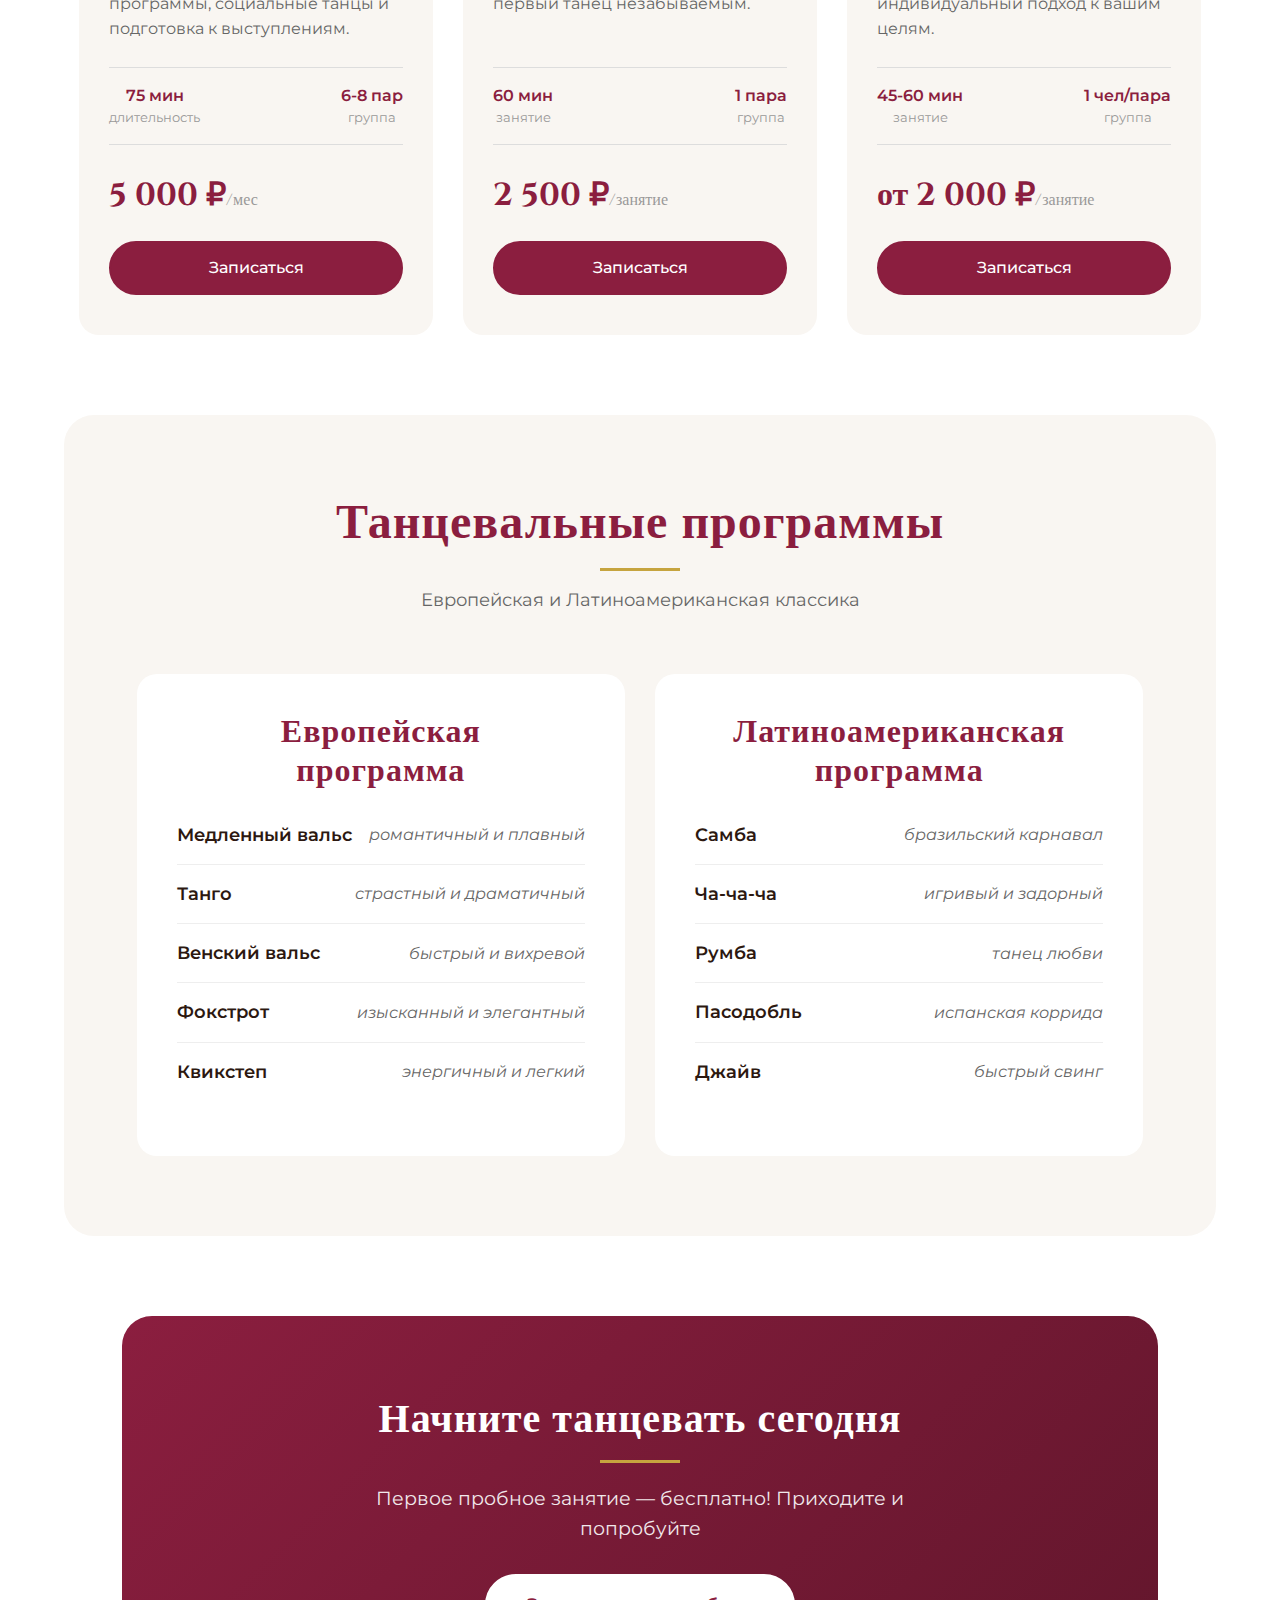
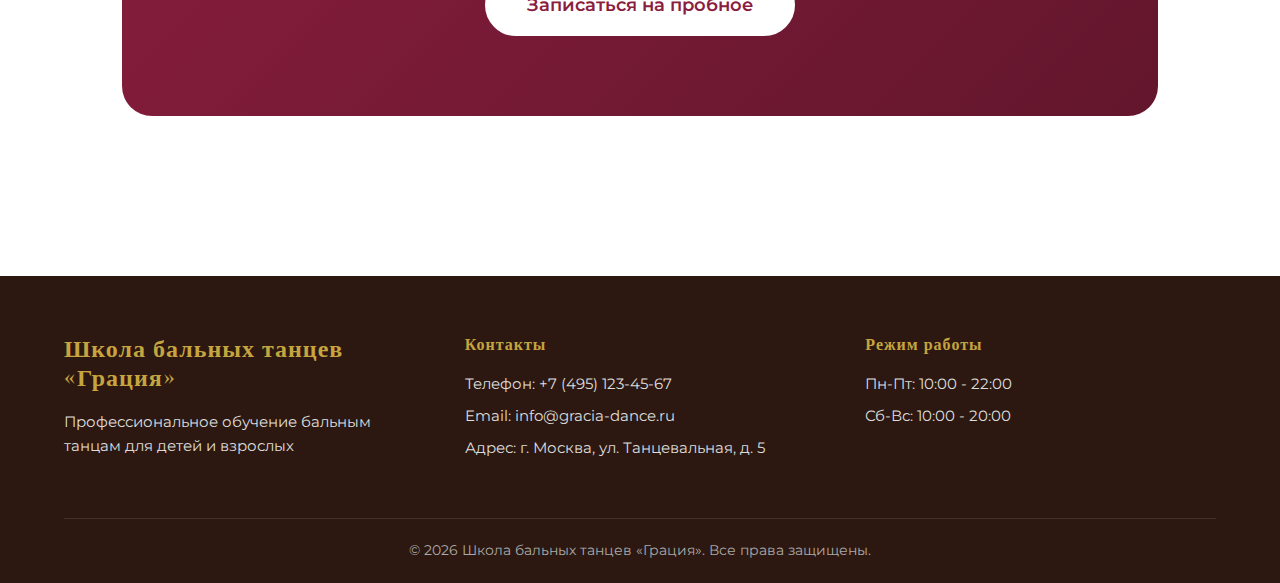
<file: programs.html>
<!DOCTYPE html>
<html lang="ru">
<head>
    <meta charset="UTF-8">
    <meta name="viewport" content="width=device-width, initial-scale=1.0">
    <title>Программы | Грация</title>
    <link rel="stylesheet" href="css/style.css">
    <style>
        .programs-hero {
            height: 30vh;
            background: #2C1810;
            display: flex;
            flex-direction: column;
            justify-content: center;
            align-items: center;
            text-align: center;
            color: white;
            padding: 0 20px;
            margin-top: 80px;
        }

        .programs-hero h1 {
            font-size: 4rem;
            margin-bottom: 1rem;
            font-family: 'Cinzel', serif;
        }

        .programs-hero p {
            font-size: 1.2rem;
            max-width: 700px;
            opacity: 0.9;
            font-family: 'Montserrat', sans-serif;
        }

        .programs-content {
            padding: 80px 5%;
            max-width: 1400px;
            margin: 0 auto;
        }

        .section-title {
            text-align: center;
            margin-bottom: 60px;
        }

        .section-title h2 {
            font-size: 3rem;
            color: #8B1E3F;
            margin-bottom: 15px;
        }

        .section-title p {
            color: #666;
            font-size: 1.1rem;
            max-width: 600px;
            margin: 0 auto;
        }

        .programs-grid {
            display: grid;
            grid-template-columns: repeat(auto-fit, minmax(320px, 1fr));
            gap: 30px;
            margin-bottom: 80px;
            padding: 0 15px;
        }

        .program-item {
            background: #F9F6F2;
            border-radius: 20px;
            padding: 40px 30px;
            transition: all 0.3s ease;
            position: relative;
            overflow: hidden;
            display: flex;
            flex-direction: column;
            height: 100%;
        }

        .program-item::before {
            content: '';
            position: absolute;
            top: 0;
            left: 0;
            width: 100%;
            height: 5px;
            background: #C6A43F;
        }

        .program-item:hover {
            transform: translateY(-10px);
            box-shadow: 0 20px 40px rgba(139, 30, 63, 0.15);
        }

        .program-icon {
            font-size: 3rem;
            margin-bottom: 20px;
        }

        .program-item h3 {
            font-size: 1.8rem;
            color: #8B1E3F;
            margin-bottom: 15px;
            font-family: 'Cinzel', serif;
        }

        .program-item .age {
            display: inline-block;
            background: #C6A43F;
            color: #2C1810;
            padding: 5px 15px;
            border-radius: 25px;
            font-weight: 600;
            font-size: 0.9rem;
            margin-bottom: 20px;
            align-self: flex-start;
        }

        .program-item p {
            color: #666;
            margin-bottom: 25px;
            line-height: 1.6;
            flex: 1 0 auto;
        }

        .program-details {
            display: flex;
            justify-content: space-between;
            margin-bottom: 25px;
            padding: 15px 0;
            border-top: 1px solid #ddd;
            border-bottom: 1px solid #ddd;
            flex-shrink: 0;
        }

        .program-details span {
            display: flex;
            flex-direction: column;
            align-items: center;
            color: #8B1E3F;
            font-weight: 600;
        }

        .program-details small {
            color: #999;
            font-weight: 400;
            font-size: 0.8rem;
        }

        .program-price {
            font-size: 2rem;
            font-weight: 700;
            color: #8B1E3F;
            font-family: 'Cinzel', serif;
            margin-bottom: 20px;
        }

        .program-price small {
            font-size: 1rem;
            color: #999;
            font-weight: 400;
        }

        .program-btn {
            display: inline-block;
            padding: 12px 30px;
            background: #8B1E3F;
            color: white;
            text-decoration: none;
            border-radius: 50px;
            font-weight: 500;
            transition: all 0.3s ease;
            border: 2px solid #8B1E3F;
            width: 100%;
            text-align: center;
        }

        .program-btn:hover {
            background: transparent;
            color: #8B1E3F;
        }

        .dance-section {
            background: #F9F6F2;
            padding: 80px 5%;
            border-radius: 30px;
            margin-top: 40px;
        }

        .dance-grid {
            display: grid;
            grid-template-columns: repeat(auto-fit, minmax(300px, 1fr));
            gap: 30px;
            max-width: 1200px;
            margin: 0 auto;
            padding: 0 15px;
        }

        .dance-block {
            background: white;
            border-radius: 20px;
            padding: 40px;
        }

        .dance-block h3 {
            font-size: 2rem;
            color: #8B1E3F;
            margin-bottom: 30px;
            text-align: center;
        }

        .dance-list {
            list-style: none;
        }

        .dance-list li {
            margin-bottom: 15px;
            padding-bottom: 15px;
            border-bottom: 1px solid #eee;
            display: flex;
            justify-content: space-between;
            align-items: center;
        }

        .dance-list li:last-child {
            border-bottom: none;
        }

        .dance-name {
            font-weight: 600;
            color: #2C1810;
            font-size: 1.1rem;
        }

        .dance-desc {
            color: #666;
            font-style: italic;
        }

        .cta-section {
            padding: 80px 5%;
            background: linear-gradient(135deg, #8B1E3F, #62162c);
            color: white;
            text-align: center;
            border-radius: 30px;
            margin: 80px 5%;
        }

        .cta-section h2 {
            color: white;
            font-size: 2.5rem;
            margin-bottom: 20px;
        }

        .cta-section p {
            font-size: 1.2rem;
            max-width: 600px;
            margin: 0 auto 30px;
            opacity: 0.9;
        }

        .cta-btn {
            display: inline-block;
            padding: 15px 40px;
            background: white;
            color: #8B1E3F;
            text-decoration: none;
            border-radius: 50px;
            font-weight: 600;
            font-size: 1.1rem;
            transition: all 0.3s ease;
            border: 2px solid white;
        }

        .cta-btn:hover {
            background: transparent;
            color: white;
        }

        /* МОБИЛЬНАЯ АДАПТАЦИЯ */
        @media (max-width: 768px) {
            .programs-hero h1 {
                font-size: 2.5rem;
            }
            
            .programs-hero p {
                font-size: 1rem;
                padding: 0 20px;
            }
            
            .programs-content {
                padding: 40px 15px;
            }
            
            .section-title h2 {
                font-size: 2rem;
            }
            
            .programs-grid {
                grid-template-columns: 1fr;
                padding: 0;
            }
            
            .program-item {
                padding: 30px 20px;
            }
            
            .program-item h3 {
                font-size: 1.5rem;
            }
            
            .program-details {
                flex-direction: column;
                gap: 15px;
            }
            
            .program-details span {
                width: 100%;
            }
            
            .program-price {
                font-size: 1.8rem;
                text-align: center;
            }
            
            .dance-section {
                padding: 40px 15px;
            }
            
            .dance-grid {
                grid-template-columns: 1fr;
                gap: 20px;
            }
            
            .dance-block {
                padding: 25px 15px;
            }
            
            .dance-block h3 {
                font-size: 1.6rem;
                margin-bottom: 20px;
            }
            
            .dance-list li {
                flex-direction: column;
                text-align: center;
                gap: 5px;
                padding: 10px 0;
            }
            
            .cta-section {
                padding: 60px 20px;
                margin: 40px 15px;
            }
            
            .cta-section h2 {
                font-size: 1.8rem;
            }
            
            .cta-section p {
                font-size: 1rem;
            }
            
            .cta-btn {
                padding: 12px 30px;
                font-size: 1rem;
            }
        }

        @media (max-width: 480px) {
            .programs-hero h1 {
                font-size: 2rem;
            }
            
            .program-icon {
                font-size: 2.5rem;
            }
            
            .program-item .age {
                font-size: 0.8rem;
                padding: 4px 12px;
            }
            
            .dance-block {
                padding: 20px 12px;
            }
            
            .dance-name {
                font-size: 1rem;
            }
            
            .dance-desc {
                font-size: 0.9rem;
            }
        }
    </style>
</head>
<body>
    <header>
        <a href="index.html" style="text-decoration: none;"><div class="logo">Грация</div></a>
        <button class="burger-menu" aria-label="Открыть меню">
            <span></span>
            <span></span>
            <span></span>
        </button>
        <nav>
            <ul>
                <li><a href="index.html">Главная</a></li>
                <li><a href="about.html">О нас</a></li>
                <li><a href="programs.html">Программы</a></li>
                <li><a href="schedule.html">Расписание</a></li>
                <li><a href="contacts.html">Контакты</a></li>
            </ul>
        </nav>
        <div class="nav-overlay"></div>
    </header>

    <section class="programs-hero">
        <h1>Программы обучения</h1>
        <p>Каждый найдет танец по душе</p>
    </section>

    <div class="programs-content">
        <div class="section-title">
            <h2>Групповые занятия</h2>
            <p>Танцуйте в компании единомышленников</p>
        </div>

        <div class="programs-grid">
            <div class="program-item">
                <div class="program-icon">👶</div>
                <h3>Детская группа</h3>
                <div class="age">4-7 лет</div>
                <p>Первые шаги в мире танца. Развиваем координацию, музыкальность и любовь к движению в игровой форме.</p>
                <div class="program-details">
                    <span>45 мин <small>длительность</small></span>
                    <span>8-10 чел <small>группа</small></span>
                </div>
                <div class="program-price">3 000 ₽<small>/мес</small></div>
                <a href="contacts.html" class="program-btn">Записаться</a>
            </div>

            <div class="program-item">
                <div class="program-icon">🧒</div>
                <h3>Младшая группа</h3>
                <div class="age">8-12 лет</div>
                <p>Изучение базовых фигур европейской и латиноамериканской программы. Подготовка к первым соревнованиям.</p>
                <div class="program-details">
                    <span>60 мин <small>длительность</small></span>
                    <span>6-8 чел <small>группа</small></span>
                </div>
                <div class="program-price">4 500 ₽<small>/мес</small></div>
                <a href="contacts.html" class="program-btn">Записаться</a>
            </div>

            <div class="program-item">
                <div class="program-icon">👩‍🎤</div>
                <h3>Средняя группа</h3>
                <div class="age">13-16 лет</div>
                <p>Углубленная техника, сложные вариации, активная соревновательная практика и подготовка к турнирам.</p>
                <div class="program-details">
                    <span>90 мин <small>длительность</small></span>
                    <span>4-6 чел <small>группа</small></span>
                </div>
                <div class="program-price">6 000 ₽<small>/мес</small></div>
                <a href="contacts.html" class="program-btn">Записаться</a>
            </div>

            <div class="program-item">
                <div class="program-icon">💃</div>
                <h3>Взрослая группа</h3>
                <div class="age">18+</div>
                <p>Для начинающих и продолжающих. Классические программы, социальные танцы и подготовка к выступлениям.</p>
                <div class="program-details">
                    <span>75 мин <small>длительность</small></span>
                    <span>6-8 пар <small>группа</small></span>
                </div>
                <div class="program-price">5 000 ₽<small>/мес</small></div>
                <a href="contacts.html" class="program-btn">Записаться</a>
            </div>

            <div class="program-item">
                <div class="program-icon">💒</div>
                <h3>Свадебный танец</h3>
                <div class="age">Индивидуально</div>
                <p>Постановка уникального танца под вашу музыку. Сделайте ваш первый танец незабываемым.</p>
                <div class="program-details">
                    <span>60 мин <small>занятие</small></span>
                    <span>1 пара <small>группа</small></span>
                </div>
                <div class="program-price">2 500 ₽<small>/занятие</small></div>
                <a href="contacts.html" class="program-btn">Записаться</a>
            </div>

            <div class="program-item">
                <div class="program-icon">⭐</div>
                <h3>Индивидуальные</h3>
                <div class="age">Personal</div>
                <p>Персональная работа с тренером. Максимальная эффективность и индивидуальный подход к вашим целям.</p>
                <div class="program-details">
                    <span>45-60 мин <small>занятие</small></span>
                    <span>1 чел/пара <small>группа</small></span>
                </div>
                <div class="program-price">от 2 000 ₽<small>/занятие</small></div>
                <a href="contacts.html" class="program-btn">Записаться</a>
            </div>
        </div>

        <div class="dance-section">
            <div class="section-title">
                <h2>Танцевальные программы</h2>
                <p>Европейская и Латиноамериканская классика</p>
            </div>

            <div class="dance-grid">
                <div class="dance-block">
                    <h3>Европейская<br>программа</h3>
                    <ul class="dance-list">
                        <li><span class="dance-name">Медленный вальс</span> <span class="dance-desc">романтичный и плавный</span></li>
                        <li><span class="dance-name">Танго</span> <span class="dance-desc">страстный и драматичный</span></li>
                        <li><span class="dance-name">Венский вальс</span> <span class="dance-desc">быстрый и вихревой</span></li>
                        <li><span class="dance-name">Фокстрот</span> <span class="dance-desc">изысканный и элегантный</span></li>
                        <li><span class="dance-name">Квикстеп</span> <span class="dance-desc">энергичный и легкий</span></li>
                    </ul>
                </div>

                <div class="dance-block">
                    <h3>Латиноамериканская<br>программа</h3>
                    <ul class="dance-list">
                        <li><span class="dance-name">Самба</span> <span class="dance-desc">бразильский карнавал</span></li>
                        <li><span class="dance-name">Ча-ча-ча</span> <span class="dance-desc">игривый и задорный</span></li>
                        <li><span class="dance-name">Румба</span> <span class="dance-desc">танец любви</span></li>
                        <li><span class="dance-name">Пасодобль</span> <span class="dance-desc">испанская коррида</span></li>
                        <li><span class="dance-name">Джайв</span> <span class="dance-desc">быстрый свинг</span></li>
                    </ul>
                </div>
            </div>
        </div>

        <div class="cta-section">
            <h2>Начните танцевать сегодня</h2>
            <p>Первое пробное занятие — бесплатно! Приходите и попробуйте</p>
            <a href="contacts.html" class="cta-btn">Записаться на пробное</a>
        </div>
    </div>

    <footer>
        <div class="footer-content">
            <div class="footer-info">
                <h3>Школа бальных танцев «Грация»</h3>
                <p>Профессиональное обучение бальным танцам для детей и взрослых</p>
            </div>
            <div class="footer-contacts">
                <h4>Контакты</h4>
                <p>Телефон: +7 (495) 123-45-67</p>
                <p>Email: info@gracia-dance.ru</p>
                <p>Адрес: г. Москва, ул. Танцевальная, д. 5</p>
            </div>
            <div class="footer-schedule">
                <h4>Режим работы</h4>
                <p>Пн-Пт: 10:00 - 22:00</p>
                <p>Сб-Вс: 10:00 - 20:00</p>
            </div>
        </div>
        <div class="footer-bottom">
            <p>© 2026 Школа бальных танцев «Грация». Все права защищены.</p>
        </div>
    </footer>
    <script>
    const burger = document.querySelector('.burger-menu');
    const nav = document.querySelector('nav');
    const overlay = document.querySelector('.nav-overlay');

    if (burger && nav && overlay) {
        burger.addEventListener('click', function() {
            burger.classList.toggle('active');
            nav.classList.toggle('open');
            overlay.classList.toggle('active');
            document.body.style.overflow = nav.classList.contains('open') ? 'hidden' : '';
        });

        overlay.addEventListener('click', function() {
            burger.classList.remove('active');
            nav.classList.remove('open');
            overlay.classList.remove('active');
            document.body.style.overflow = '';
        });

        document.querySelectorAll('nav a').forEach(link => {
            link.addEventListener('click', function() {
                if (nav.classList.contains('open')) {
                    burger.classList.remove('active');
                    nav.classList.remove('open');
                    overlay.classList.remove('active');
                    document.body.style.overflow = '';
                }
            });
        });
    }
</script>
</body>
</html>
</file>
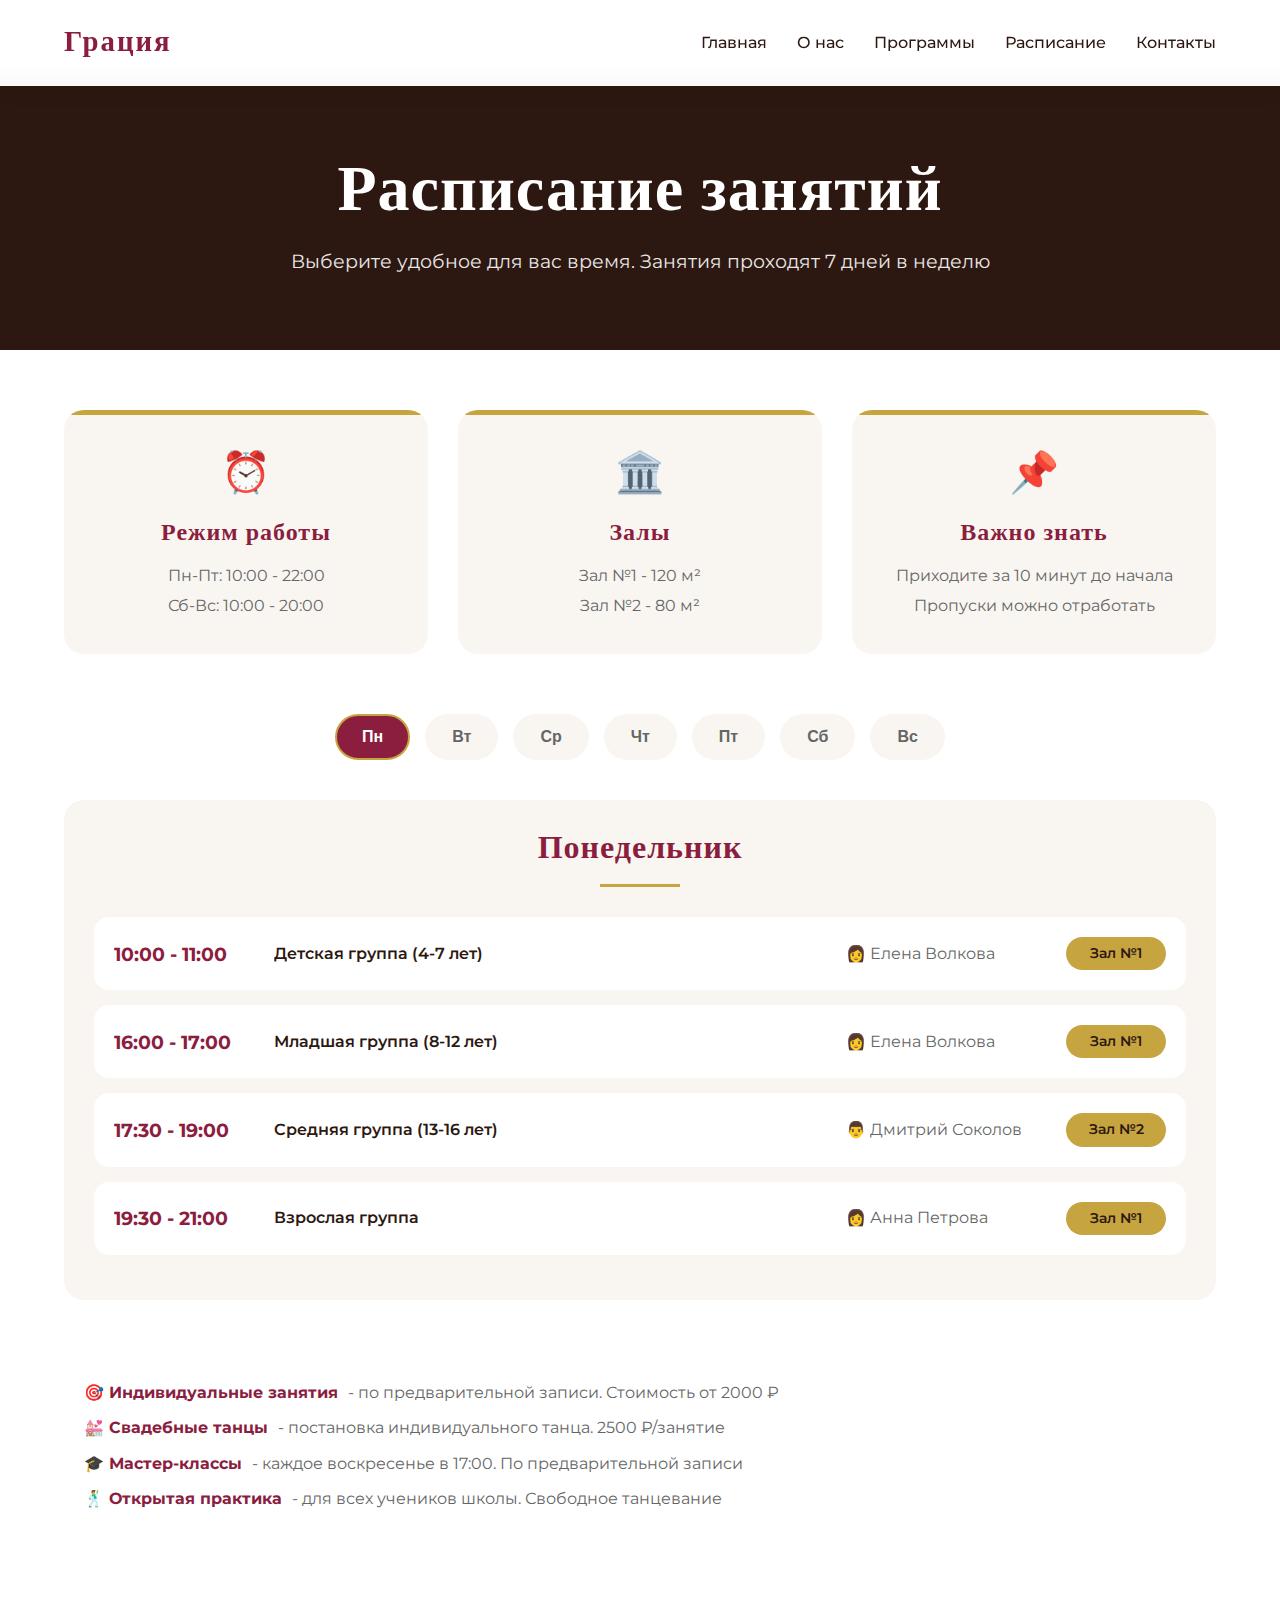
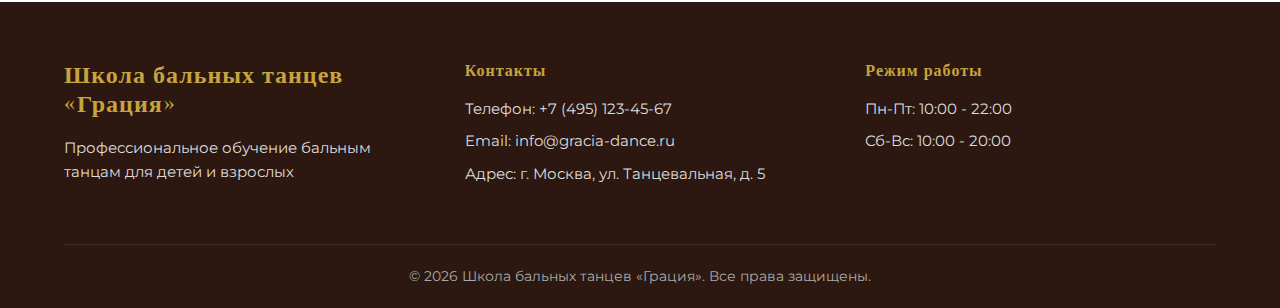
<file: schedule.html>
<!DOCTYPE html>
<html lang="ru">
<head>
    <meta charset="UTF-8">
    <meta name="viewport" content="width=device-width, initial-scale=1.0">
    <title>Расписание | Грация</title>
    <link rel="stylesheet" href="css/style.css">
    <style>
        /* ГЕРОЙ */
.schedule-hero {
    height: 30vh;
    background: #2C1810;
    display: flex;
    flex-direction: column;
    justify-content: center;
    align-items: center;
    text-align: center;
    color: white;
    padding: 0 20px;
    margin-top: 80px;
}
        .schedule-hero h1 {
            font-size: 4rem;
            margin-bottom: 1rem;
            font-family: 'Cinzel', serif;
        }
        
        .schedule-hero p {
            font-size: 1.2rem;
            max-width: 700px;
            opacity: 0.9;
        }

        /* ОСНОВНОЙ КОНТЕНТ */
        .schedule-content {
            padding: 60px 5%;
            max-width: 1400px;
            margin: 0 auto;
        }

        /* ИНФО БЛОК */
        .info-grid {
            display: grid;
            grid-template-columns: repeat(3, 1fr);
            gap: 30px;
            margin-bottom: 60px;
        }

        .info-card {
            background: #F9F6F2;
            border-radius: 20px;
            padding: 30px;
            text-align: center;
            position: relative;
            overflow: hidden;
        }

        .info-card::before {
            content: '';
            position: absolute;
            top: 0;
            left: 0;
            width: 100%;
            height: 5px;
            background: #C6A43F;
        }

        .info-icon {
            font-size: 2.5rem;
            margin-bottom: 15px;
        }

        .info-card h3 {
            color: #8B1E3F;
            font-size: 1.5rem;
            margin-bottom: 15px;
        }

        .info-card p {
            color: #666;
            margin-bottom: 5px;
        }

        /* ВКЛАДКИ ДНЕЙ */
        .days-tabs {
            display: flex;
            justify-content: center;
            gap: 15px;
            margin-bottom: 40px;
            flex-wrap: wrap;
        }

        .day-tab {
            padding: 12px 25px;
            background: #F9F6F2;
            border: none;
            border-radius: 50px;
            font-size: 1rem;
            font-weight: 600;
            color: #666;
            cursor: pointer;
            transition: all 0.3s ease;
            border: 2px solid transparent;
        }

        .day-tab:hover {
            background: #8B1E3F;
            color: white;
        }

        .day-tab.active {
            background: #8B1E3F;
            color: white;
            border-color: #C6A43F;
        }

        /* РАСПИСАНИЕ */
        .schedule-table {
            background: #F9F6F2;
            border-radius: 20px;
            padding: 30px;
            margin-bottom: 60px;
        }

        .schedule-day {
            display: none;
        }

        .schedule-day.active {
            display: block;
        }

        .schedule-day h2 {
            color: #8B1E3F;
            font-size: 2rem;
            margin-bottom: 30px;
            font-family: 'Cinzel', serif;
        }

        .schedule-item {
            display: grid;
            grid-template-columns: 140px 1fr 200px 100px;
            gap: 20px;
            padding: 20px;
            background: white;
            border-radius: 15px;
            margin-bottom: 15px;
            align-items: center;
            transition: transform 0.3s ease;
        }

        .schedule-item > * {
            white-space: nowrap;
            overflow: hidden;
            text-overflow: ellipsis;
        }

        .schedule-item:hover {
            transform: translateX(10px);
            box-shadow: 0 5px 20px rgba(139, 30, 63, 0.1);
        }

        .schedule-item:hover > * {
            overflow: visible;
            white-space: normal;
            background: white;
            position: relative;
            z-index: 10;
        }

        .schedule-time {
            font-size: 1.2rem;
            font-weight: 700;
            color: #8B1E3F;
            white-space: nowrap;
            width: 140px;
            display: inline-block;
        }

        .schedule-class {
            font-weight: 600;
            color: #2C1810;
        }

        .schedule-trainer {
            color: #666;
            display: flex;
            align-items: center;
            gap: 5px;
        }

        .schedule-room {
            background: #C6A43F;
            color: #2C1810;
            padding: 5px 10px;
            border-radius: 25px;
            font-size: 0.9rem;
            font-weight: 600;
            text-align: center;
            white-space: nowrap;
        }

        .info-note {
            background: white;
            border-radius: 15px;
            padding: 20px;
            margin-top: 30px;
        }

        .info-note p {
            color: #666;
            margin-bottom: 10px;
            display: flex;
            align-items: center;
            gap: 10px;
        }

        .info-note strong {
            color: #8B1E3F;
        }

        /* АДАПТАЦИЯ */
        @media (max-width: 1024px) {
            .info-grid {
                grid-template-columns: repeat(2, 1fr);
            }

            .schedule-item {
                grid-template-columns: 120px 1fr 150px 80px;
                gap: 10px;
            }
        }

        @media (max-width: 768px) {
            .schedule-hero h1 {
                font-size: 2.5rem;
            }

            .info-grid {
                grid-template-columns: 1fr;
            }

            .schedule-item {
                grid-template-columns: 1fr;
                gap: 10px;
                text-align: center;
            }

            .schedule-item > * {
                white-space: normal;
                overflow: visible;
            }

            .schedule-item:hover {
                transform: none;
            }

            .schedule-time {
                font-size: 1.1rem;
                width: auto;
            }

            .schedule-room {
                width: fit-content;
                margin: 0 auto;
            }

            .days-tabs {
                gap: 10px;
            }

            .day-tab {
                padding: 8px 15px;
                font-size: 0.9rem;
            }
        }
    </style>
</head>
<body>
    <header>
        <a href="index.html" style="text-decoration: none;"><div class="logo">Грация</div></a>
        <nav>
            <ul>
                <li><a href="index.html">Главная</a></li>
                <li><a href="about.html">О нас</a></li>
                <li><a href="programs.html">Программы</a></li>
                <li><a href="schedule.html">Расписание</a></li>
                <li><a href="contacts.html">Контакты</a></li>
            </ul>
        </nav>
    </header>

    <section class="schedule-hero">
        <h1>Расписание занятий</h1>
        <p>Выберите удобное для вас время. Занятия проходят 7 дней в неделю</p>
    </section>

    <div class="schedule-content">
        <!-- ИНФО БЛОК -->
        <div class="info-grid">
            <div class="info-card">
                <div class="info-icon">⏰</div>
                <h3>Режим работы</h3>
                <p>Пн-Пт: 10:00 - 22:00</p>
                <p>Сб-Вс: 10:00 - 20:00</p>
            </div>
            <div class="info-card">
                <div class="info-icon">🏛️</div>
                <h3>Залы</h3>
                <p>Зал №1 - 120 м²</p>
                <p>Зал №2 - 80 м²</p>
            </div>
            <div class="info-card">
                <div class="info-icon">📌</div>
                <h3>Важно знать</h3>
                <p>Приходите за 10 минут до начала</p>
                <p>Пропуски можно отработать</p>
            </div>
        </div>

        <!-- ВКЛАДКИ ДНЕЙ -->
        <div class="days-tabs">
            <button class="day-tab active" data-day="mon">Пн</button>
            <button class="day-tab" data-day="tue">Вт</button>
            <button class="day-tab" data-day="wed">Ср</button>
            <button class="day-tab" data-day="thu">Чт</button>
            <button class="day-tab" data-day="fri">Пт</button>
            <button class="day-tab" data-day="sat">Сб</button>
            <button class="day-tab" data-day="sun">Вс</button>
        </div>

        <!-- РАСПИСАНИЕ -->
        <div class="schedule-table">
            <!-- ПОНЕДЕЛЬНИК -->
            <div class="schedule-day active" id="mon">
                <h2>Понедельник</h2>
                <div class="schedule-item">
                    <span class="schedule-time">10:00 - 11:00</span>
                    <span class="schedule-class">Детская группа (4-7 лет)</span>
                    <span class="schedule-trainer">👩 Елена Волкова</span>
                    <span class="schedule-room">Зал №1</span>
                </div>
                <div class="schedule-item">
                    <span class="schedule-time">16:00 - 17:00</span>
                    <span class="schedule-class">Младшая группа (8-12 лет)</span>
                    <span class="schedule-trainer">👩 Елена Волкова</span>
                    <span class="schedule-room">Зал №1</span>
                </div>
                <div class="schedule-item">
                    <span class="schedule-time">17:30 - 19:00</span>
                    <span class="schedule-class">Средняя группа (13-16 лет)</span>
                    <span class="schedule-trainer">👨 Дмитрий Соколов</span>
                    <span class="schedule-room">Зал №2</span>
                </div>
                <div class="schedule-item">
                    <span class="schedule-time">19:30 - 21:00</span>
                    <span class="schedule-class">Взрослая группа</span>
                    <span class="schedule-trainer">👩 Анна Петрова</span>
                    <span class="schedule-room">Зал №1</span>
                </div>
            </div>

            <!-- ВТОРНИК -->
            <div class="schedule-day" id="tue">
                <h2>Вторник</h2>
                <div class="schedule-item">
                    <span class="schedule-time">15:00 - 16:00</span>
                    <span class="schedule-class">Детская группа (4-7 лет)</span>
                    <span class="schedule-trainer">👩 Елена Волкова</span>
                    <span class="schedule-room">Зал №1</span>
                </div>
                <div class="schedule-item">
                    <span class="schedule-time">16:30 - 18:00</span>
                    <span class="schedule-class">Средняя группа (13-16 лет)</span>
                    <span class="schedule-trainer">👩 Анна Петрова</span>
                    <span class="schedule-room">Зал №2</span>
                </div>
                <div class="schedule-item">
                    <span class="schedule-time">18:30 - 20:00</span>
                    <span class="schedule-class">Взрослая группа</span>
                    <span class="schedule-trainer">👨 Александр Белов</span>
                    <span class="schedule-room">Зал №1</span>
                </div>
                <div class="schedule-item">
                    <span class="schedule-time">20:30 - 21:30</span>
                    <span class="schedule-class">Индивидуальные занятия</span>
                    <span class="schedule-trainer">📅 По записи</span>
                    <span class="schedule-room">Зал №1,2</span>
                </div>
            </div>

            <!-- СРЕДА -->
            <div class="schedule-day" id="wed">
                <h2>Среда</h2>
                <div class="schedule-item">
                    <span class="schedule-time">10:00 - 11:00</span>
                    <span class="schedule-class">Детская группа (4-7 лет)</span>
                    <span class="schedule-trainer">👩 Елена Волкова</span>
                    <span class="schedule-room">Зал №1</span>
                </div>
                <div class="schedule-item">
                    <span class="schedule-time">16:00 - 17:00</span>
                    <span class="schedule-class">Младшая группа (8-12 лет)</span>
                    <span class="schedule-trainer">👩 Елена Волкова</span>
                    <span class="schedule-room">Зал №1</span>
                </div>
                <div class="schedule-item">
                    <span class="schedule-time">17:30 - 19:00</span>
                    <span class="schedule-class">Средняя группа (13-16 лет)</span>
                    <span class="schedule-trainer">👨 Дмитрий Соколов</span>
                    <span class="schedule-room">Зал №2</span>
                </div>
                <div class="schedule-item">
                    <span class="schedule-time">19:30 - 21:00</span>
                    <span class="schedule-class">Взрослая группа</span>
                    <span class="schedule-trainer">👩 Анна Петрова</span>
                    <span class="schedule-room">Зал №1</span>
                </div>
            </div>

            <!-- ЧЕТВЕРГ -->
            <div class="schedule-day" id="thu">
                <h2>Четверг</h2>
                <div class="schedule-item">
                    <span class="schedule-time">15:00 - 16:00</span>
                    <span class="schedule-class">Детская группа (4-7 лет)</span>
                    <span class="schedule-trainer">👩 Елена Волкова</span>
                    <span class="schedule-room">Зал №1</span>
                </div>
                <div class="schedule-item">
                    <span class="schedule-time">16:30 - 18:00</span>
                    <span class="schedule-class">Средняя группа (13-16 лет)</span>
                    <span class="schedule-trainer">👩 Анна Петрова</span>
                    <span class="schedule-room">Зал №2</span>
                </div>
                <div class="schedule-item">
                    <span class="schedule-time">18:30 - 20:00</span>
                    <span class="schedule-class">Взрослая группа</span>
                    <span class="schedule-trainer">👨 Александр Белов</span>
                    <span class="schedule-room">Зал №1</span>
                </div>
                <div class="schedule-item">
                    <span class="schedule-time">20:30 - 21:30</span>
                    <span class="schedule-class">Свадебные танцы</span>
                    <span class="schedule-trainer">📅 По записи</span>
                    <span class="schedule-room">Зал №2</span>
                </div>
            </div>

            <!-- ПЯТНИЦА -->
            <div class="schedule-day" id="fri">
                <h2>Пятница</h2>
                <div class="schedule-item">
                    <span class="schedule-time">10:00 - 11:00</span>
                    <span class="schedule-class">Детская группа (4-7 лет)</span>
                    <span class="schedule-trainer">👩 Елена Волкова</span>
                    <span class="schedule-room">Зал №1</span>
                </div>
                <div class="schedule-item">
                    <span class="schedule-time">16:00 - 17:00</span>
                    <span class="schedule-class">Младшая группа (8-12 лет)</span>
                    <span class="schedule-trainer">👩 Елена Волкова</span>
                    <span class="schedule-room">Зал №1</span>
                </div>
                <div class="schedule-item">
                    <span class="schedule-time">17:30 - 19:00</span>
                    <span class="schedule-class">Средняя группа (13-16 лет)</span>
                    <span class="schedule-trainer">👨 Дмитрий Соколов</span>
                    <span class="schedule-room">Зал №2</span>
                </div>
                <div class="schedule-item">
                    <span class="schedule-time">19:30 - 21:30</span>
                    <span class="schedule-class">Взрослая группа + практика</span>
                    <span class="schedule-trainer">👩 Анна Петрова</span>
                    <span class="schedule-room">Зал №1</span>
                </div>
            </div>

            <!-- СУББОТА -->
            <div class="schedule-day" id="sat">
                <h2>Суббота</h2>
                <div class="schedule-item">
                    <span class="schedule-time">10:00 - 11:30</span>
                    <span class="schedule-class">Младшая группа (8-12 лет)</span>
                    <span class="schedule-trainer">👨 Дмитрий Соколов</span>
                    <span class="schedule-room">Зал №1</span>
                </div>
                <div class="schedule-item">
                    <span class="schedule-time">12:00 - 13:30</span>
                    <span class="schedule-class">Средняя группа (13-16 лет)</span>
                    <span class="schedule-trainer">👩 Анна Петрова</span>
                    <span class="schedule-room">Зал №1</span>
                </div>
                <div class="schedule-item">
                    <span class="schedule-time">14:00 - 16:00</span>
                    <span class="schedule-class">Индивидуальные занятия</span>
                    <span class="schedule-trainer">📅 По записи</span>
                    <span class="schedule-room">Зал №1,2</span>
                </div>
                <div class="schedule-item">
                    <span class="schedule-time">16:30 - 18:00</span>
                    <span class="schedule-class">Взрослая группа</span>
                    <span class="schedule-trainer">👨 Александр Белов</span>
                    <span class="schedule-room">Зал №1</span>
                </div>
            </div>

            <!-- ВОСКРЕСЕНЬЕ -->
            <div class="schedule-day" id="sun">
                <h2>Воскресенье</h2>
                <div class="schedule-item">
                    <span class="schedule-time">11:00 - 12:00</span>
                    <span class="schedule-class">Детская группа (4-7 лет)</span>
                    <span class="schedule-trainer">👩 Елена Волкова</span>
                    <span class="schedule-room">Зал №1</span>
                </div>
                <div class="schedule-item">
                    <span class="schedule-time">12:30 - 14:00</span>
                    <span class="schedule-class">Открытая практика</span>
                    <span class="schedule-trainer">🎵 Свободная</span>
                    <span class="schedule-room">Зал №1</span>
                </div>
                <div class="schedule-item">
                    <span class="schedule-time">14:30 - 16:30</span>
                    <span class="schedule-class">Индивидуальные занятия</span>
                    <span class="schedule-trainer">📅 По записи</span>
                    <span class="schedule-room">Зал №1,2</span>
                </div>
                <div class="schedule-item">
                    <span class="schedule-time">17:00 - 18:30</span>
                    <span class="schedule-class">Мастер-классы</span>
                    <span class="schedule-trainer">🎓 Приглашенные тренеры</span>
                    <span class="schedule-room">Зал №1</span>
                </div>
            </div>
        </div>

        <!-- ДОПОЛНИТЕЛЬНАЯ ИНФА -->
        <div class="info-note">
            <p><strong>🎯 Индивидуальные занятия</strong> - по предварительной записи. Стоимость от 2000 ₽</p>
            <p><strong>💒 Свадебные танцы</strong> - постановка индивидуального танца. 2500 ₽/занятие</p>
            <p><strong>🎓 Мастер-классы</strong> - каждое воскресенье в 17:00. По предварительной записи</p>
            <p><strong>🕺 Открытая практика</strong> - для всех учеников школы. Свободное танцевание</p>
        </div>
    </div>

    <footer>
        <div class="footer-content">
            <div class="footer-info">
                <h3>Школа бальных танцев «Грация»</h3>
                <p>Профессиональное обучение бальным танцам для детей и взрослых</p>
            </div>
            <div class="footer-contacts">
                <h4>Контакты</h4>
                <p>Телефон: +7 (495) 123-45-67</p>
                <p>Email: info@gracia-dance.ru</p>
                <p>Адрес: г. Москва, ул. Танцевальная, д. 5</p>
            </div>
            <div class="footer-schedule">
                <h4>Режим работы</h4>
                <p>Пн-Пт: 10:00 - 22:00</p>
                <p>Сб-Вс: 10:00 - 20:00</p>
            </div>
        </div>
        <div class="footer-bottom">
            <p>© 2026 Школа бальных танцев «Грация». Все права защищены.</p>
        </div>
    </footer>

    <script>
        // Переключение дней
        document.querySelectorAll('.day-tab').forEach(tab => {
            tab.addEventListener('click', function() {
                // Убираем активный класс у всех вкладок
                document.querySelectorAll('.day-tab').forEach(t => t.classList.remove('active'));
                // Добавляем активный класс текущей вкладке
                this.classList.add('active');
                
                // Убираем активный класс у всех дней
                document.querySelectorAll('.schedule-day').forEach(day => day.classList.remove('active'));
                // Показываем выбранный день
                const dayId = this.getAttribute('data-day');
                document.getElementById(dayId).classList.add('active');
            });
        });
    </script>
    <script>
    // Мобильное меню
    const burger = document.querySelector('.burger-menu');
    const nav = document.querySelector('nav');
    const overlay = document.querySelector('.nav-overlay');

    if (burger && nav && overlay) {
        burger.addEventListener('click', function() {
            burger.classList.toggle('active');
            nav.classList.toggle('open');
            overlay.classList.toggle('active');
            document.body.style.overflow = nav.classList.contains('open') ? 'hidden' : '';
        });

        overlay.addEventListener('click', function() {
            burger.classList.remove('active');
            nav.classList.remove('open');
            overlay.classList.remove('active');
            document.body.style.overflow = '';
        });

        document.querySelectorAll('nav a').forEach(link => {
            link.addEventListener('click', function() {
                if (nav.classList.contains('open')) {
                    burger.classList.remove('active');
                    nav.classList.remove('open');
                    overlay.classList.remove('active');
                    document.body.style.overflow = '';
                }
            });
        });
    }
</script>
</body>
</html>
</file>
<file: css/style.css>
/* Подключаем красивые шрифты */
@import url('https://fonts.googleapis.com/css2?family=Cinzel:wght@400;500;600;700;800&family=Montserrat:wght@300;400;500;600&display=swap');

/* ОСНОВНЫЕ НАСТРОЙКИ */
* {
    margin: 0;
    padding: 0;
    box-sizing: border-box;
}

html {
    scroll-behavior: smooth;
}

body {
    font-family: 'Montserrat', sans-serif;
    color: #333;
    line-height: 1.6;
}

/* Заголовки */
h1, h2, h3, h4 {
    font-family: 'Cinzel', serif;
    font-weight: 600;
    letter-spacing: 1px;
    line-height: 1.2;
}

h2 {
    font-size: 2.5rem;
    text-align: center;
    margin-bottom: 3rem;
    position: relative;
    color: #2C1810;
}

h2:after {
    content: '';
    display: block;
    width: 80px;
    height: 3px;
    background: #C6A43F;
    margin: 1rem auto 0;
}

/* Кнопки */
.button {
    display: inline-block;
    padding: 12px 30px;
    background: #8B1E3F;
    color: white;
    text-decoration: none;
    border-radius: 50px;
    font-weight: 500;
    letter-spacing: 0.5px;
    transition: all 0.3s ease;
    border: 2px solid #8B1E3F;
}

.button:hover {
    background: transparent;
    color: #8B1E3F;
}

.button-small {
    display: inline-block;
    padding: 8px 20px;
    background: transparent;
    color: #8B1E3F;
    text-decoration: none;
    border: 2px solid #8B1E3F;
    border-radius: 50px;
    font-weight: 500;
    font-size: 0.9rem;
    transition: all 0.3s ease;
    margin-top: 1rem;
}

.button-small:hover {
    background: #8B1E3F;
    color: white;
}

/* ШАПКА */
header {
    position: fixed;
    top: 0;
    left: 0;
    width: 100%;
    padding: 20px 5%;
    background: rgba(255, 255, 255, 0.95);
    backdrop-filter: blur(10px);
    display: flex;
    justify-content: space-between;
    align-items: center;
    z-index: 1000;
    box-shadow: 0 2px 20px rgba(0,0,0,0.1);
}

.logo {
    font-family: 'Cinzel', serif;
    font-size: 1.8rem;
    font-weight: 700;
    letter-spacing: 2px;
    color: #8B1E3F;
    text-decoration: none;
}

.logo a {
    color: #8B1E3F;
    text-decoration: none;
}

nav ul {
    display: flex;
    list-style: none;
    gap: 30px;
}

nav ul li a {
    text-decoration: none;
    color: #2C1810;
    font-weight: 500;
    transition: color 0.3s ease;
    position: relative;
}

nav ul li a:hover {
    color: #8B1E3F;
}

nav ul li a:after {
    content: '';
    position: absolute;
    bottom: -5px;
    left: 0;
    width: 0;
    height: 2px;
    background: #8B1E3F;
    transition: width 0.3s ease;
}

nav ul li a:hover:after {
    width: 100%;
}

/* БУРГЕР МЕНЮ */
.burger-menu {
    display: none;
    flex-direction: column;
    justify-content: space-around;
    width: 30px;
    height: 25px;
    background: transparent;
    border: none;
    cursor: pointer;
    padding: 0;
    z-index: 1001;
}

.burger-menu span {
    width: 30px;
    height: 3px;
    background: #8B1E3F;
    border-radius: 3px;
    transition: all 0.3s ease;
}

.burger-menu.active span:nth-child(1) {
    transform: rotate(45deg) translate(6px, 6px);
}

.burger-menu.active span:nth-child(2) {
    opacity: 0;
}

.burger-menu.active span:nth-child(3) {
    transform: rotate(-45deg) translate(6px, -6px);
}

.nav-overlay {
    display: none;
    position: fixed;
    top: 0;
    left: 0;
    width: 100%;
    height: 100%;
    background: rgba(0,0,0,0.5);
    z-index: 999;
}

.nav-overlay.active {
    display: block;
}

/* ГЛАВНЫЙ ЭКРАН */
.hero {
    height: 100vh;
    background: linear-gradient(rgba(0,0,0,0.5), rgba(0,0,0,0.5)), 
                url('/dance-school/images/hero-bg.jpg') center/cover;
    display: flex;
    flex-direction: column;
    justify-content: center;
    align-items: center;
    text-align: center;
    color: white;
    padding: 0 20px;
}

.hero h1 {
    font-size: 4rem;
    margin-bottom: 1rem;
    animation: fadeInUp 1s ease;
}

.hero .subtitle {
    font-size: 1.5rem;
    margin-bottom: 2rem;
    font-weight: 300;
    letter-spacing: 2px;
    animation: fadeInUp 1s ease 0.3s both;
}

.hero .button {
    animation: fadeInUp 1s ease 0.6s both;
}

/* ПРЕИМУЩЕСТВА */
#about {
    padding: 80px 5%;
    background: #F9F6F2;
}

.advantages-grid {
    display: grid;
    grid-template-columns: repeat(4, 1fr);
    gap: 30px;
    max-width: 1400px;
    margin: 0 auto;
}

.advantage-item {
    text-align: center;
    padding: 30px;
    background: white;
    border-radius: 10px;
    box-shadow: 0 5px 20px rgba(0,0,0,0.05);
    transition: transform 0.3s ease;
}

.advantage-item:hover {
    transform: translateY(-10px);
}

.advantage-item h3 {
    color: #8B1E3F;
    font-size: 1.5rem;
    margin-bottom: 1rem;
}

.advantage-item p {
    color: #666;
    font-size: 0.95rem;
}

/* НАПРАВЛЕНИЯ ОБУЧЕНИЯ */
#programs {
    padding: 80px 5%;
    background: white;
}

.programs-grid {
    display: grid;
    grid-template-columns: repeat(2, 1fr);
    gap: 40px;
    max-width: 1200px;
    margin: 0 auto;
}

.program-card {
    background: #F9F6F2;
    border-radius: 15px;
    padding: 40px;
    text-align: center;
    transition: all 0.3s ease;
    position: relative;
    overflow: hidden;
}

.program-card:before {
    content: '';
    position: absolute;
    top: 0;
    left: 0;
    width: 100%;
    height: 5px;
    background: #C6A43F;
}

.program-card:hover {
    transform: scale(1.02);
    box-shadow: 0 10px 30px rgba(139, 30, 63, 0.1);
}

.program-card h3 {
    font-size: 2rem;
    color: #8B1E3F;
    margin-bottom: 1.5rem;
}

.program-card p {
    color: #666;
    margin-bottom: 1.5rem;
    line-height: 1.8;
}

/* СЕКЦИЯ С ПРИЗЫВОМ */
.cta-section {
    padding: 100px 5%;
    background: linear-gradient(135deg, #8B1E3F 0%, #62162c 100%);
    color: white;
    text-align: center;
}

.cta-section h2 {
    color: white;
}

.cta-section h2:after {
    background: #C6A43F;
}

.cta-section p {
    font-size: 1.2rem;
    margin-bottom: 2rem;
    max-width: 600px;
    margin-left: auto;
    margin-right: auto;
}

.cta-section .button {
    background: white;
    color: #8B1E3F;
    border-color: white;
}

.cta-section .button:hover {
    background: transparent;
    color: white;
}

/* ПОДВАЛ */
footer {
    background: #2C1810;
    color: white;
    padding: 60px 5% 20px;
}

.footer-content {
    display: grid;
    grid-template-columns: repeat(3, 1fr);
    gap: 50px;
    max-width: 1400px;
    margin: 0 auto;
}

.footer-content h3, .footer-content h4 {
    color: #C6A43F;
    margin-bottom: 1rem;
}

.footer-content h3 {
    font-size: 1.5rem;
}

.footer-content p {
    color: #ddd;
    margin-bottom: 0.5rem;
    font-size: 0.95rem;
}

.footer-bottom {
    text-align: center;
    margin-top: 50px;
    padding-top: 20px;
    border-top: 1px solid rgba(255,255,255,0.1);
    color: #aaa;
    font-size: 0.9rem;
}

/* АНИМАЦИИ */
@keyframes fadeInUp {
    from {
        opacity: 0;
        transform: translateY(30px);
    }
    to {
        opacity: 1;
        transform: translateY(0);
    }
}

/* Кнопки на главном экране */
.hero-buttons {
    display: flex;
    gap: 20px;
    justify-content: center;
    flex-wrap: wrap;
    animation: fadeInUp 1s ease 0.6s both;
}

.button-outline {
    background: transparent;
    color: white;
    border: 2px solid white;
}

.button-outline:hover {
    background: white;
    color: #8B1E3F;
    border-color: white;
}

/* АДАПТАЦИЯ ДЛЯ ТЕЛЕФОНОВ */
@media (max-width: 1024px) {
    .advantages-grid {
        grid-template-columns: repeat(2, 1fr);
    }
}

@media (max-width: 768px) {
    header {
        padding: 15px 5%;
    }
    
    .burger-menu {
        display: flex !important;
    }
    
    nav ul {
        display: none !important;
    }
    
    nav.open ul {
        display: flex !important;
        flex-direction: column;
        align-items: center;
        justify-content: center;
        gap: 25px;
        height: 100%;
    }
    
    nav {
        position: fixed;
        top: 0;
        right: -100%;
        width: 80%;
        max-width: 400px;
        height: 100vh;
        background: white;
        padding: 100px 40px;
        transition: right 0.3s ease;
        z-index: 1000;
        box-shadow: -5px 0 20px rgba(0,0,0,0.1);
    }
    
    nav.open {
        right: 0;
    }
    
    nav ul li a {
        font-size: 1.2rem;
    }
    
    .nav-overlay {
        display: none;
        position: fixed;
        top: 0;
        left: 0;
        width: 100%;
        height: 100%;
        background: rgba(0,0,0,0.5);
        z-index: 999;
    }
    
    .nav-overlay.active {
        display: block !important;
    }
    
    .hero h1 {
        font-size: 2.5rem;
    }
    
    .hero .subtitle {
        font-size: 1.2rem;
    }
    
    .advantages-grid {
        grid-template-columns: 1fr;
    }
    
    .programs-grid {
        grid-template-columns: 1fr;
    }
    
    .footer-content {
        grid-template-columns: 1fr;
        gap: 30px;
        text-align: center;
    }
}

@media (max-width: 480px) {
    .hero h1 {
        font-size: 2rem;
    }
    
    .button {
        padding: 10px 20px;
    }
    
    nav {
        width: 100%;
        max-width: none;
    }
}

/* Исправления для страниц */
.teacher-photo {
    height: 300px;
    background-size: cover;
    background-position: center;
    background-repeat: no-repeat;
}

.history-image {
    height: 400px;
    background-size: cover;
    background-position: center;
    background-repeat: no-repeat;
    border-radius: 15px;
}
</file>
